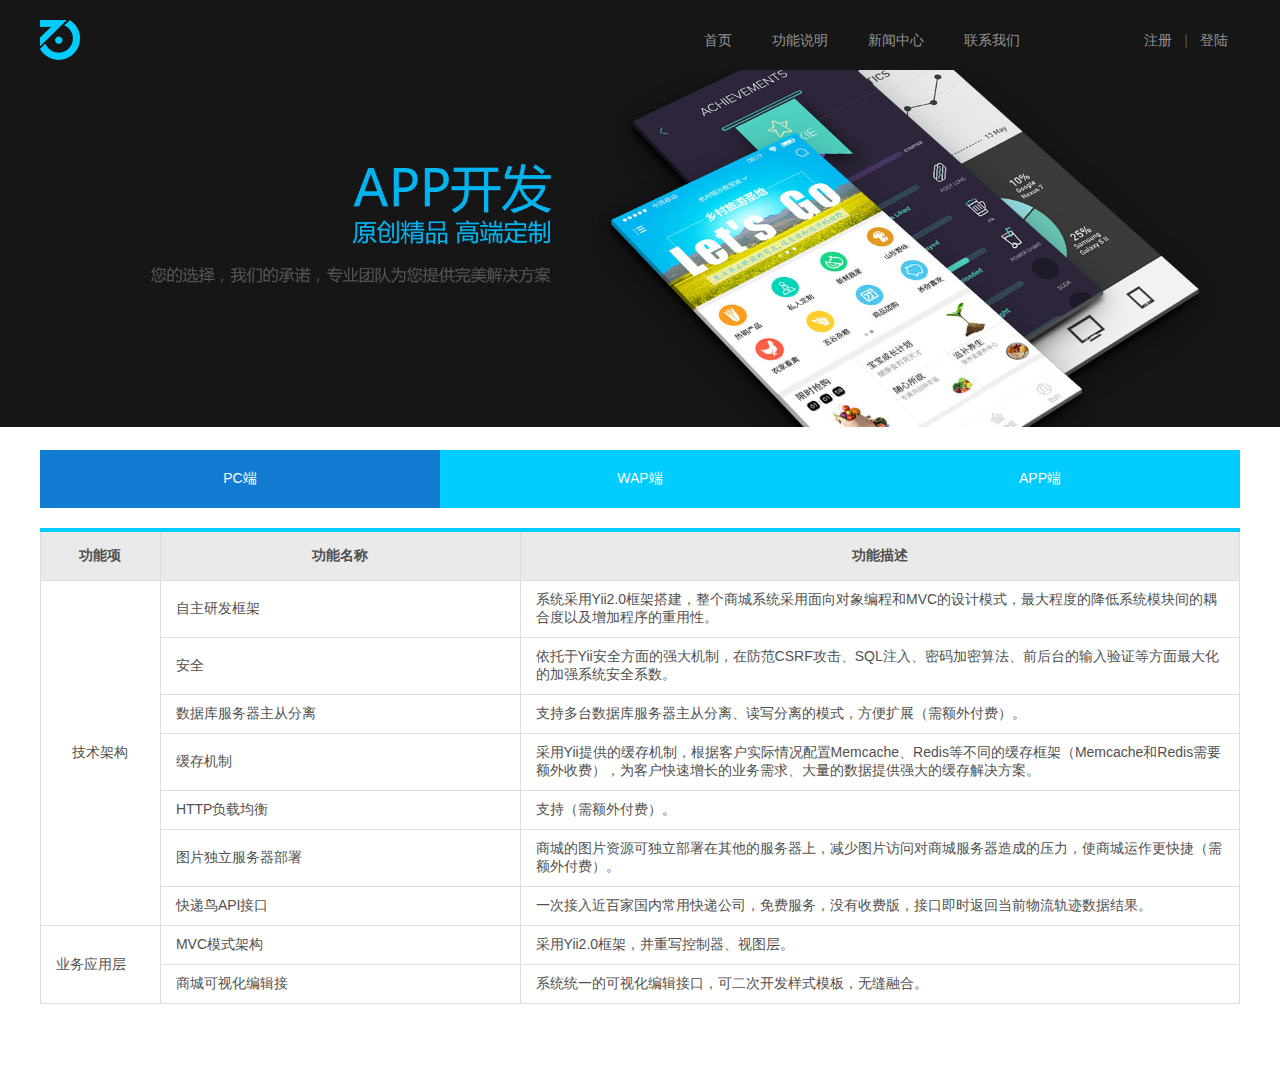
<file: functionTable.html>
<!DOCTYPE html>
<html lang="en">
<head>
	<meta charset="UTF-8">
	<meta name="viewport" content="width=device-width, initial-scale=1, maximum-scale=1, user-scalable=no">
	<meta name="keywords" content="成功案例,商家案例">
	<meta name="description" content="一段文案">
	<title>第七感网络科技</title>
	<link rel="shortcut icon" href="images/ico.ico" type="image/x-icon">
	<link rel="stylesheet" href="iconfont/iconfont.css">
	<link rel="stylesheet" href="css/home.css">
</head>
<body>
	<div class="header fp-auto-height">
		<div class="container clearfix">
			<div class="logo"><a href=""></a></div>
			<ul class="nav">
				<li class="on"><a href="home.html">首页</a></li>
				<li><a href="functionTable.html">功能说明</a></li>
				<li><a href="newsCenter.html">新闻中心</a></li>
				<li><a href="home.html#contact">联系我们</a></li>
			</ul>
			<div class="login">
				<a href="javascript:">注册</a>|<a href="javascript:">登陆</a>
			</div>
            <div class="mun">
                <i class="iconfont">&#xe601;</i>
                <div class="box">
                    <a href="home.html">首页</a>
                    <a href="functionTable.html">功能说明</a>
                    <a href="newsCenter.html">新闻中心</a>
                    <a href="home.html#contact">关于我们</a>
                </div>
            </div>
		</div>
        <div class="border-bottom"></div>
	</div>

	<div class="function">
		<div class="center-banner">
			<img src="images/app_4.jpg">
		</div>
		<div class="container">
			<div class="tab clearfix">
				<a class="on" href="javascript:">PC端</a>
                <a href="javascript:">WAP端</a>
                <a href="javascript:">APP端</a>
			</div>
			<div class="modal">
				<div class="wrap on">
					<table>
						<tbody>
							<tr>
								<th class="td-1" >功能项</th>
								<th class="td-3">功能名称</th>
								<th class="td-6">功能描述</th>
							</tr>
							<tr>  
					            <td class="td-1"  rowspan="7">技术架构</td>  
					            <td>自主研发框架</td>  
					            <td>系统采用Yii2.0框架搭建，整个商城系统采用面向对象编程和MVC的设计模式，最大程度的降低系统模块间的耦合度以及增加程序的重用性。</td>   
					        </tr>  
					        <tr>  
					            <!--<td>2.1</td>-->  
					            <td>安全</td>  
					            <td>依托于Yii安全方面的强大机制，在防范CSRF攻击、SQL注入、密码加密算法、前后台的输入验证等方面最大化的加强系统安全系数。</td>  
					        </tr>  
					        <tr>  
					            <!--<td>3.1</td>-->  
					            <td>数据库服务器主从分离</td>  
					            <td>支持多台数据库服务器主从分离、读写分离的模式，方便扩展（需额外付费）。</td>  
					        </tr>
					        <tr>  
					            <!--<td>2.1</td>-->  
					            <td>缓存机制</td>  
					            <td>采用Yii提供的缓存机制，根据客户实际情况配置Memcache、Redis等不同的缓存框架（Memcache和Redis需要额外收费），为客户快速增长的业务需求、大量的数据提供强大的缓存解决方案。</td>  
					        </tr>  
					        <tr>  
					            <!--<td>3.1</td>-->  
					            <td>HTTP负载均衡</td>  
					            <td>支持（需额外付费）。</td>  
					        </tr>
					        <tr>  
					            <!--<td>2.1</td>-->  
					            <td>图片独立服务器部署</td>  
					            <td>商城的图片资源可独立部署在其他的服务器上，减少图片访问对商城服务器造成的压力，使商城运作更快捷（需额外付费）。</td>  
					        </tr>  
					        <tr>  
					            <!--<td>3.1</td>-->  
					            <td>快递鸟API接口</td>  
					            <td>一次接入近百家国内常用快递公司，免费服务，没有收费版，接口即时返回当前物流轨迹数据结果。</td>  
					        </tr>
					        <tr>  
					            <td rowspan="2">业务应用层</td>  
					            <td>MVC模式架构</td>  
					            <td>采用Yii2.0框架，并重写控制器、视图层。</td>  
					        </tr>
					        <tr>  
					            <!--<td>3.1</td>-->  
					            <td>商城可视化编辑接</td>  
					            <td>系统统一的可视化编辑接口，可二次开发样式模板，无缝融合。</td>  
					        </tr>
						</tbody>
					</table>
				</div>
				<div class="wrap">
					<table>
						<tbody>
							<tr>
								<th class="td-1" >功能项</th>
								<th class="td-3">功能名称</th>
								<th class="td-6">功能描述</th>
							</tr>
							<tr>  
					            <td class="td-1"  rowspan="7">技术架构</td>  
					            <td>自主研发框架</td>  
					            <td>系统采用Yii2.0框架搭建，整个商城系统采用面向对象编程和MVC的设计模式，最大程度的降低系统模块间的耦合度以及增加程序的重用性。</td>   
					        </tr>  
					        <tr>  
					            <!--<td>2.1</td>-->  
					            <td>安全</td>  
					            <td>依托于Yii安全方面的强大机制，在防范CSRF攻击、SQL注入、密码加密算法、前后台的输入验证等方面最大化的加强系统安全系数。</td>  
					        </tr>  
					        <tr>  
					            <!--<td>3.1</td>-->  
					            <td>数据库服务器主从分离</td>  
					            <td>支持多台数据库服务器主从分离、读写分离的模式，方便扩展（需额外付费）。</td>  
					        </tr>
					        <tr>  
					            <!--<td>2.1</td>-->  
					            <td>缓存机制</td>  
					            <td>采用Yii提供的缓存机制，根据客户实际情况配置Memcache、Redis等不同的缓存框架（Memcache和Redis需要额外收费），为客户快速增长的业务需求、大量的数据提供强大的缓存解决方案。</td>  
					        </tr>  
					        <tr>  
					            <!--<td>3.1</td>-->  
					            <td>HTTP负载均衡</td>  
					            <td>支持（需额外付费）。</td>  
					        </tr>
					        <tr>  
					            <!--<td>2.1</td>-->  
					            <td>图片独立服务器部署</td>  
					            <td>商城的图片资源可独立部署在其他的服务器上，减少图片访问对商城服务器造成的压力，使商城运作更快捷（需额外付费）。</td>  
					        </tr>  
					        <tr>  
					            <!--<td>3.1</td>-->  
					            <td>快递鸟API接口</td>  
					            <td>一次接入近百家国内常用快递公司，免费服务，没有收费版，接口即时返回当前物流轨迹数据结果。</td>  
					        </tr>
					        <tr>  
					            <td rowspan="2">业务应用层</td>  
					            <td>MVC模式架构</td>  
					            <td>采用Yii2.0框架，并重写控制器、视图层。</td>  
					        </tr>
					        <tr>  
					            <!--<td>3.1</td>-->  
					            <td>商城可视化编辑接</td>  
					            <td>系统统一的可视化编辑接口，可二次开发样式模板，无缝融合。</td>  
					        </tr>
						</tbody>
					</table>
				</div>
				<div class="wrap">
					<table>
						<tbody>
							<tr>
								<th class="td-1" >功能项</th>
								<th class="td-3">功能名称</th>
								<th class="td-6">功能描述</th>
							</tr>
							<tr>  
					            <td class="td-1"  rowspan="7">技术架构</td>  
					            <td>自主研发框架</td>  
					            <td>系统采用Yii2.0框架搭建，整个商城系统采用面向对象编程和MVC的设计模式，最大程度的降低系统模块间的耦合度以及增加程序的重用性。</td>   
					        </tr>  
					        <tr>  
					            <!--<td>2.1</td>-->  
					            <td>安全</td>  
					            <td>依托于Yii安全方面的强大机制，在防范CSRF攻击、SQL注入、密码加密算法、前后台的输入验证等方面最大化的加强系统安全系数。</td>  
					        </tr>  
					        <tr>  
					            <!--<td>3.1</td>-->  
					            <td>数据库服务器主从分离</td>  
					            <td>支持多台数据库服务器主从分离、读写分离的模式，方便扩展（需额外付费）。</td>  
					        </tr>
					        <tr>  
					            <!--<td>2.1</td>-->  
					            <td>缓存机制</td>  
					            <td>采用Yii提供的缓存机制，根据客户实际情况配置Memcache、Redis等不同的缓存框架（Memcache和Redis需要额外收费），为客户快速增长的业务需求、大量的数据提供强大的缓存解决方案。</td>  
					        </tr>  
					        <tr>  
					            <!--<td>3.1</td>-->  
					            <td>HTTP负载均衡</td>  
					            <td>支持（需额外付费）。</td>  
					        </tr>
					        <tr>  
					            <!--<td>2.1</td>-->  
					            <td>图片独立服务器部署</td>  
					            <td>商城的图片资源可独立部署在其他的服务器上，减少图片访问对商城服务器造成的压力，使商城运作更快捷（需额外付费）。</td>  
					        </tr>  
					        <tr>  
					            <!--<td>3.1</td>-->  
					            <td>快递鸟API接口</td>  
					            <td>一次接入近百家国内常用快递公司，免费服务，没有收费版，接口即时返回当前物流轨迹数据结果。</td>  
					        </tr>
					        <tr>  
					            <td rowspan="2">业务应用层</td>  
					            <td>MVC模式架构</td>  
					            <td>采用Yii2.0框架，并重写控制器、视图层。</td>  
					        </tr>
					        <tr>  
					            <!--<td>3.1</td>-->  
					            <td>商城可视化编辑接</td>  
					            <td>系统统一的可视化编辑接口，可二次开发样式模板，无缝融合。</td>  
					        </tr>
						</tbody>
					</table>
				</div>
			</div>
		</div>
	</div>

<script src="js/jquery-1.8.3.min.js"></script>
<script src="js/tab.js"></script>


</body>
</html>
</file>
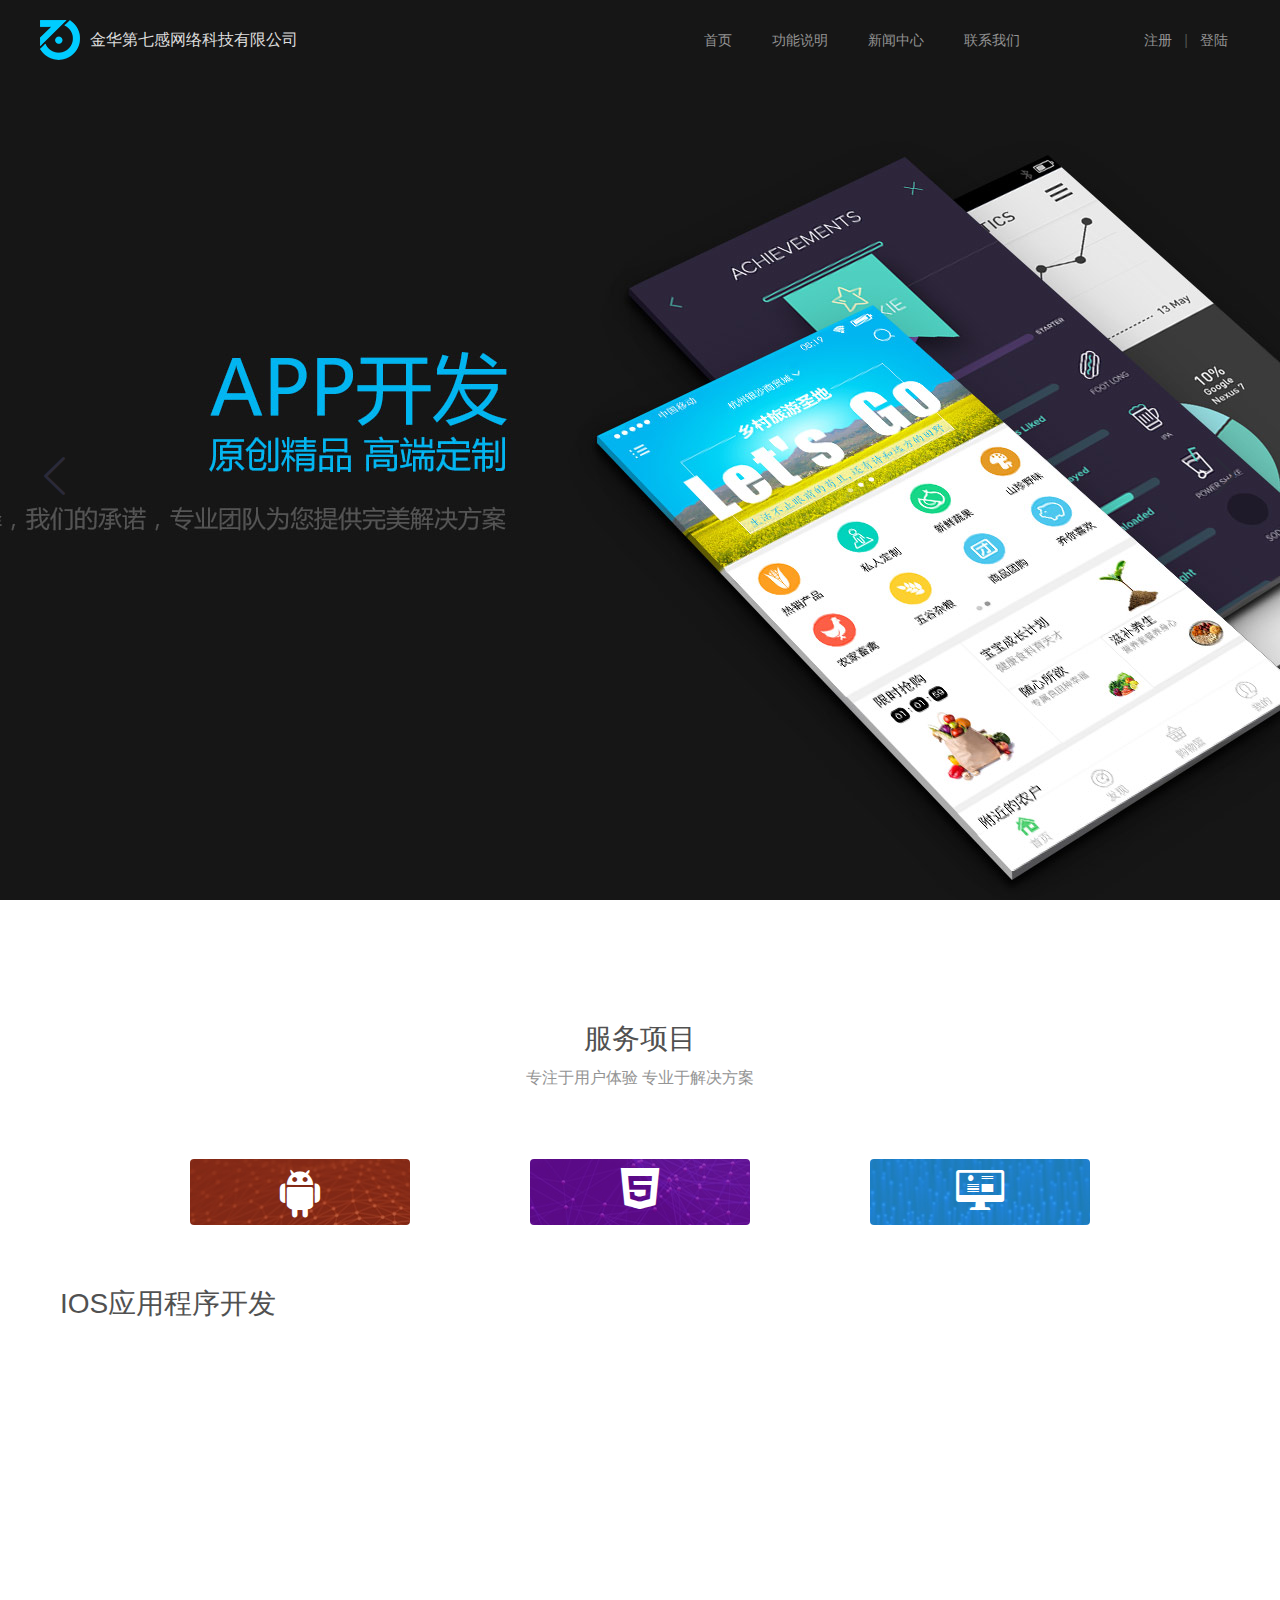
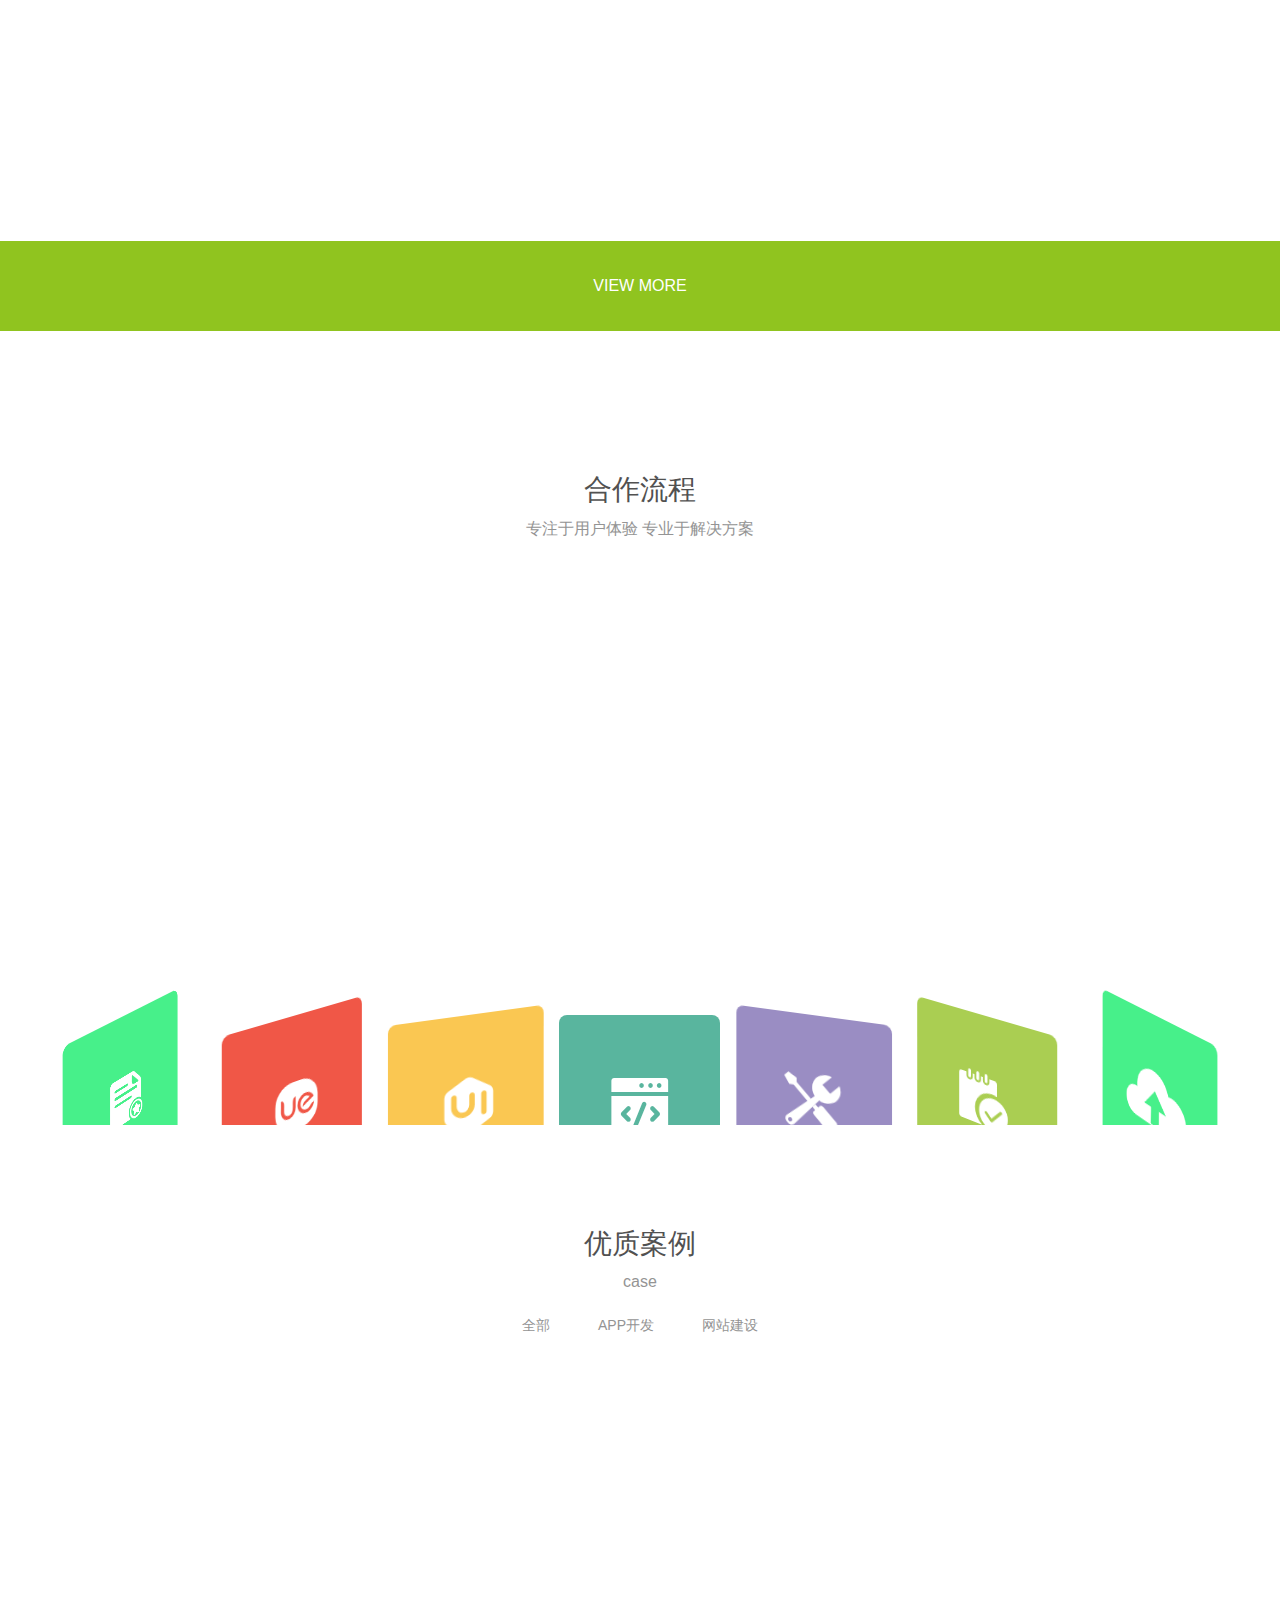
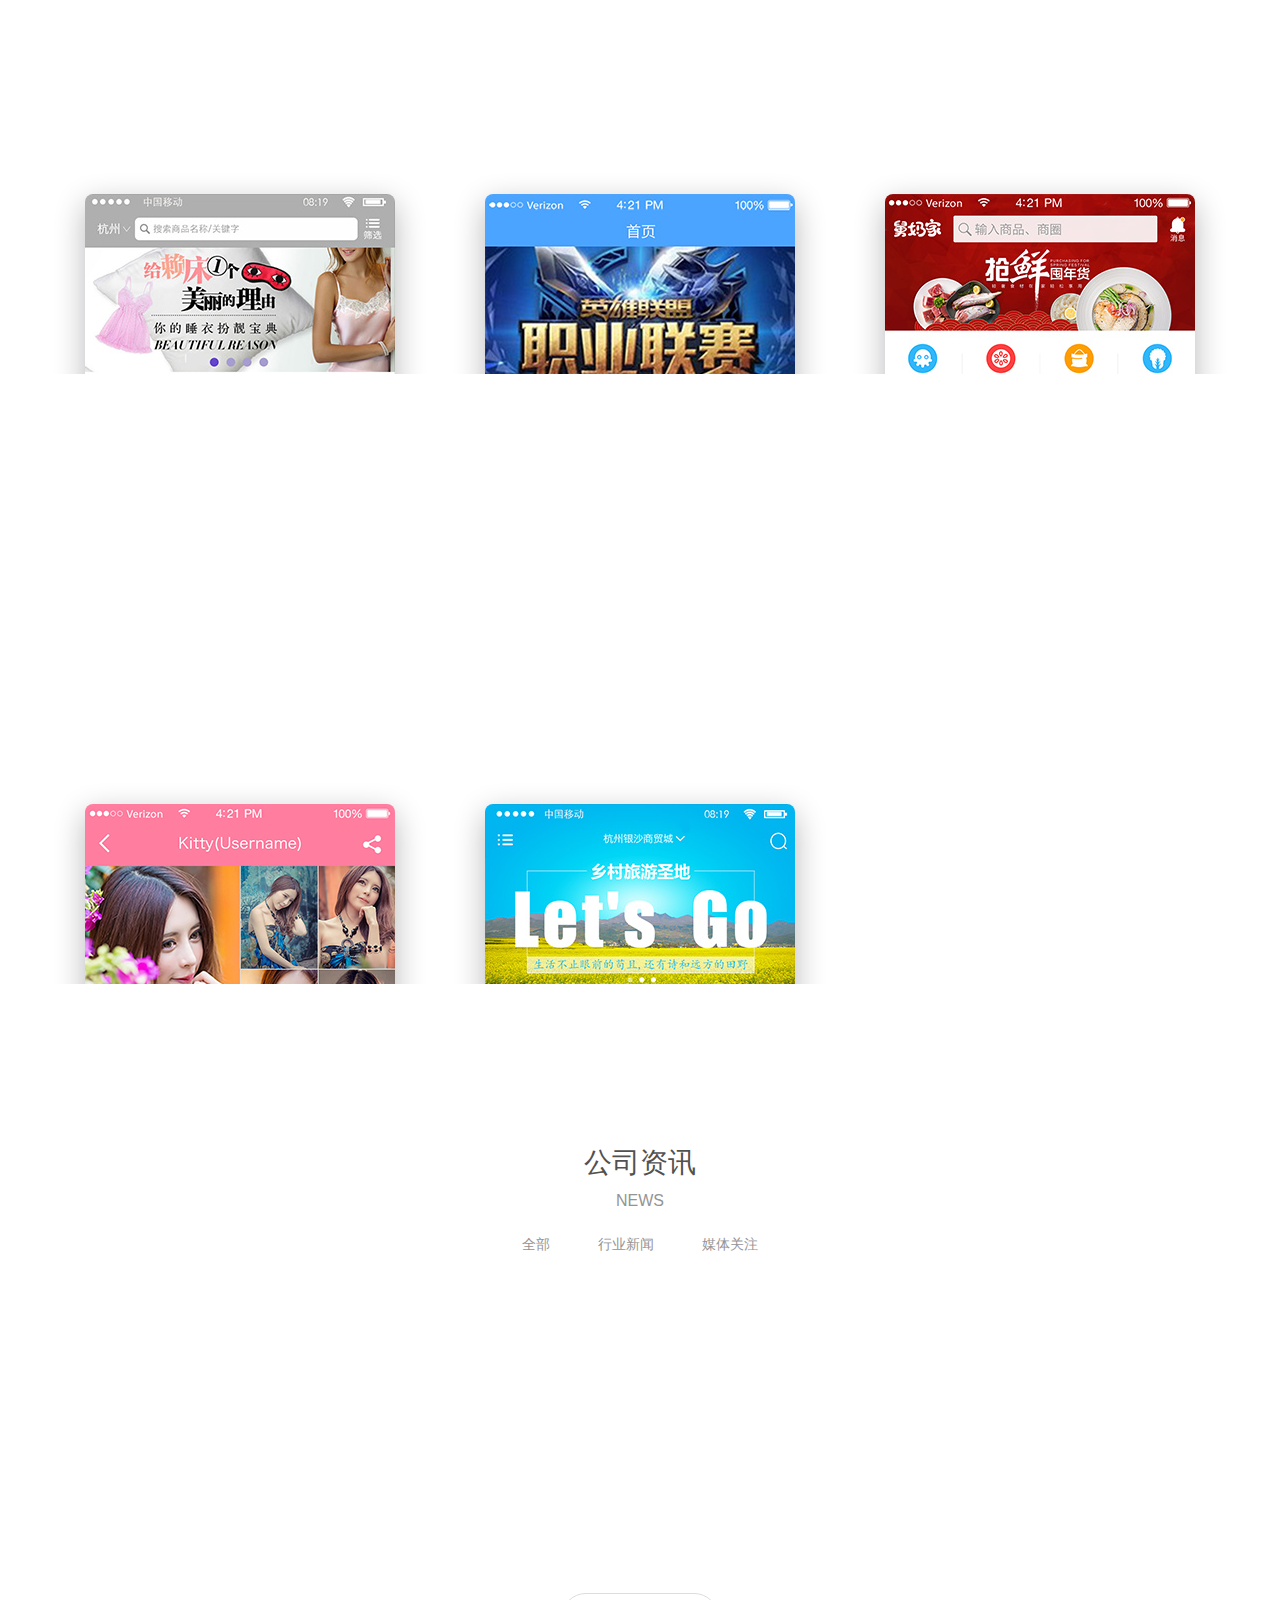
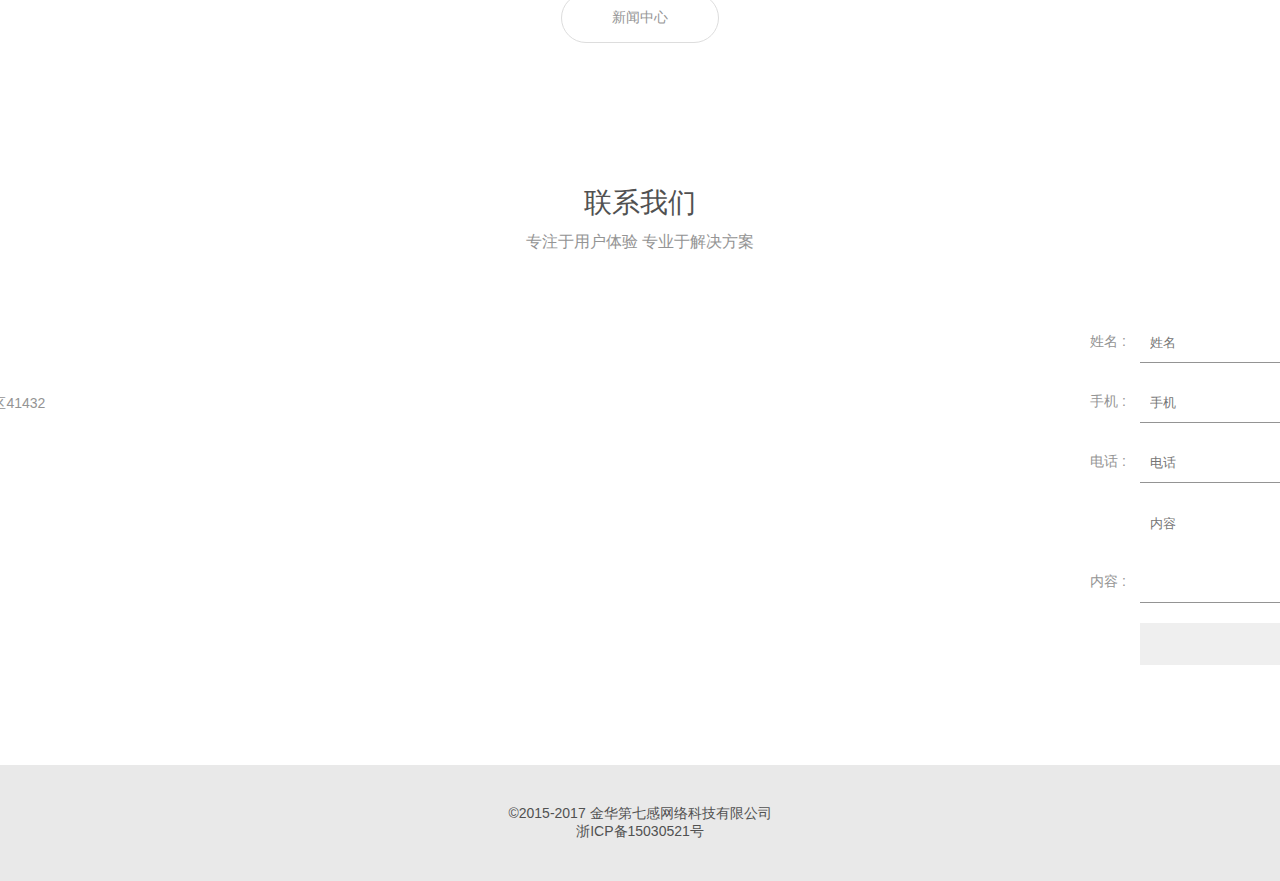
<file: home.html>
<!DOCTYPE html>
<html lang="en">
<head>
	<meta charset="UTF-8">
    <meta name="renderer" content="webkit">
    <meta http-equiv="X-UA-Compatible" content="IE=edge">
    <meta name="viewport" content="width=device-width, initial-scale=1, maximum-scale=1, user-scalable=no">
	<meta name="keywords" content="成功案例,商家案例">
	<meta name="description" content="一段文案">
	<title>金华第七感网络科技有限公司</title>
	<link rel="shortcut icon" href="images/ico.ico" type="image/x-icon">
	<link rel="stylesheet" href="iconfont/iconfont.css">
	<link rel="stylesheet" href="css/home.css">
</head>
<body>
	<div class="header fp-auto-height">
		<div class="container clearfix">
			<div class="logo">
                <a href="">
                    <p>金华第七感网络科技有限公司</p>         
                </a>
            </div>
			<ul class="nav">
				<li class="on"><a href="javascript:">首页</a></li>
				<li><a href="functionTable.html">功能说明</a></li>
				<li><a href="newsCenter.html">新闻中心</a></li>
				<li><a href="javascript:">联系我们</a></li>
			</ul>
			<div class="login">
				<a href="javascript:">注册</a>|<a href="javascript:">登陆</a>
			</div>
            <div class="mun">
                <i class="iconfont">&#xe601;</i>
                <div class="box">
                    <a href="home.html">首页</a>
                    <a href="functionTable.html">功能说明</a>
                    <a href="newsCenter.html">新闻中心</a>
                    <a href="javascript:">关于我们</a>
                </div>
            </div>
		</div>
        <div class="border-bottom"></div>
	</div>
    
    <!-- 首屏轮播 begin -->
    <div class="section banner">
        <div class="container-fluid">
            <div class="wrap-banner">
                <ul class="clearfix">
                    <li class="item item1">
                        <div class="container">
                            <img src="images/web_3.jpg">
                        </div>
                    </li>
                    <li class="item item2">
                        <div class="container">
                            <img src="images/app_3.jpg">
                        </div>
                    </li>
                    <li class="item item1">
                        <div class="container">
                            <img src="images/web_3.jpg">
                        </div>
                    </li>
                    <li class="item item2">
                        <div class="container">
                            <img src="images/app_3.jpg">
                        </div>
                    </li>
                </ul>
                <span class="next"><i class="iconfont">&#xe68a;</i></span>
                <span class="pre"><i class="iconfont">&#xe68b;</i></span>
            </div>
        </div>
    </div>
    <!-- 首屏轮播 end -->
    
    <!-- 服务项目 begin -->
    <div class="section service">
        <div class="container">
            <div class="title">
                <h1>服务项目</h1>
                <p>专注于用户体验 专业于解决方案</p>
            </div>
            <div class="wrap clearfix tab">
                <div class="item">
                    <div class="box-item">
                        <div class="icon icon1">
                            <i class="iconfont">&#xe61f;</i>
                        </div>
                        <!-- <h3>IOS应用程序开发</h3>
                        <p>这里拥有最无敌的创意、最精美的视觉、最具国际化的意识和前瞻性思维！也许在不知不觉中...</p>
                        <div class="box-more">
                            <i class="iconmore iconfont">&#xe78a;</i>
                        </div> -->
                    </div>
                </div>
                <div class="item">
                    <div class="box-item">
                        <div class="icon icon2">
                            <i class="iconfont">&#xe659;</i>
                        </div>
                        <!-- <h3>Android应用程序开发</h3>
                        <p>这里拥有最无敌的创意、最精美的视觉、最具国际化的意识和前瞻性思维！也许在不知不觉中...</p>
                        <div class="box-more">
                            <i class="iconmore iconfont">&#xe78a;</i>
                        </div> -->
                    </div>
                </div>
                <div class="item">
                    <div class="box-item">
                        <div class="icon icon3">
                            <i class="iconfont">&#xe621;</i>
                        </div>
                      <!--   <h3>H5技术</h3>
                      <p>这里拥有最无敌的创意、最精美的视觉、最具国际化的意识和前瞻性思维！也许在不知不觉中...</p>
                      <div class="box-more">
                          <i class="iconmore iconfont">&#xe78a;</i>
                      </div> -->
                    </div>
                </div>
                <div class="item">
                    <div class="box-item">
                        <div class="icon icon4">
                            <i class="iconfont">&#xe643;</i>
                        </div>
                       <!--  <h3>网站开发</h3>
                       <p>这里拥有最无敌的创意、最精美的视觉、最具国际化的意识和前瞻性思维！也许在不知不觉中...</p>
                       <div class="box-more">
                           <i class="iconmore iconfont">&#xe78a;</i>
                       </div> -->
                    </div>
                </div>
                <div class="item">
                    <div class="box-item">
                        <div class="icon icon5">
                            <i class="iconfont">&#xe603;</i>
                        </div>
                       <!--  <h3>网站开发</h3>
                       <p>这里拥有最无敌的创意、最精美的视觉、最具国际化的意识和前瞻性思维！也许在不知不觉中...</p>
                       <div class="box-more">
                           <i class="iconmore iconfont">&#xe78a;</i>
                       </div> -->
                    </div>
                </div>
            </div>
            <div class="modal">
                <div class="item move">
                    <div class="box-item clearfix">
                        <div class="title">
                            <h1>IOS应用程序开发</h1>
                            <p>UI设计： 第七感网络拥有多名优秀的美工设计师，在视觉设计方面，我们也许是最肯下工夫的团队，在策划阶段，设计人员即参与规划，甄选国外优秀精品网站作为参考对象，设计阶段，亦能媲美并超越国外精品网站水平。</p>
                            <p>功能开发: 第七感网络相信，个性化、多样化的网站功能才是帮助客户实现商业目的的有力渠道，而方舟智联具有丰富编程开发经验的开发人员，保障了您独特的业务需求均能满足。</p>
                            <p>推广运营: 第七感网络并非单纯的建站公司，我们的口号是"服务至上"，因此，后期服务也是我们的优势之一。我们为客户提供包括网站基础维护服务、SEO营销推广服务以及整站综合运营服务，确保您的网站在建站后具有生命力与竞争力。</p>
                            <p>品质监控: 测试：分别就系统版本，分辨率，硬件匹配进行全方位测试。</p>
                            <p>推广：快速发布于AppStore，通过率高。</p>
                            <p>服务：终身免费Bug修复服务，确保软件终身正常运行。</p>
                        </div>
                        <div class="img">
                            <img src="images/app_2.jpg">
                        </div>
                    </div>
                </div>
                <div class="item">
                    <div class="box-item clearfix">
                        <div class="title">
                            <h1>安卓开发</h1>
                            <p>Android软件开发,Android手机/Android平板软件外包服务 主要业务包括：Android软件开发，Android手机/Android Pad软件开发，Android软件设计等。</p>
                            <p>国内一流iOS研发团队，擅长各种iPhone/iPad软件设计与研发，涉足于新闻，阅读，产品展示，信息发布，导航，医疗，移动办公等领域的软件研发，经验丰富。UI、研发、服务上保持国内一流标准，确保产品的商业价值。</p>
                            <p>UI设计：符合Google官方UI设计建议，新颖时尚，美观大方。</p>
                            <p>研发：采用原生程序，符合Android软件研发规范和流程，程序经多种优化，内存控制良好，运行流畅。</p>
                            <p>测试：分别就系统版本，分辨率，硬件匹配进行全方位测试。</p>
                        </div>
                        <div class="img">
                            <img src="images/app_2.jpg">
                        </div>
                    </div>
                </div>
                <div class="item">
                    <div class="box-item clearfix">
                        <div class="title">
                            <h1>HTML5开发</h1>
                            <p>HTML5强化了WEB网页的表现性能，不仅支持跨设备、跨平台应用，而且HTML5独具自适应网页设计的特点.更有效的连接工作效率，更有效的服务器推送技术，更短的启动时间，更快的联网速度以及本地存储功能。</p>
                            <p>提供更多风格和更强效果，支持Web中开放字体也提供了更高的灵活性和控制性。对于边框、背景、文字特效、颜色、动画属性、用户界面、选择器等样式，css3增加了更多的标签定义。</p>
                        </div>
                        <div class="img">
                            <img src="images/web_2.jpg">
                        </div>
                    </div>
                </div>
                <div class="item">
                    <div class="box-item clearfix">
                        <div class="title">
                            <h1>网站开发</h1>
                            <p>UI设计： 第七感网络拥有多名优秀的美工设计师，在视觉设计方面，我们也许是最肯下工夫的团队，在策划阶段，设计人员即参与规划，甄选国外优秀精品网站作为参考对象，设计阶段，亦能媲美并超越国外精品网站水平。</p>
                            <p>功能开发: 第七感网络相信，个性化、多样化的网站功能才是帮助客户实现商业目的的有力渠道，而方舟智联具有丰富编程开发经验的开发人员，保障了您独特的业务需求均能满足。</p>
                            <p>推广运营: 第七感网络并非单纯的建站公司，我们的口号是"服务至上"，因此，后期服务也是我们的优势之一。我们为客户提供包括网站基础维护服务、SEO营销推广服务以及整站综合运营服务，确保您的网站在建站后具有生命力与竞争力。</p>
                            <p>品质监控: 测试：分别就系统版本，分辨率，硬件匹配进行全方位测试。</p>
                            <p>推广：快速发布于AppStore，通过率高。</p>
                            <p>服务：终身免费Bug修复服务，确保软件终身正常运行。</p>
                        </div>
                        <div class="img">
                            <img src="images/web_2.jpg">
                        </div>
                    </div>
                </div>
                <div class="item">
                    <div class="box-item clearfix">
                        <div class="title">
                            <h1>微信开发</h1>
                            <p>为商家和实体店提供微信O2O一站式解决方案</p>
                            <p>帮助企业诊断、策划方案和O2O系统的建设，以及后期的运营规划。</p>
                            <p>通过微信和实体店的数据交互，让O2O真正落地。优化商家管理流程，并提升顾客购物体验；拓展网上销售渠道，让虚店+实店完美对接，实现O2O闭环。</p>
                        </div>
                        <div class="img">
                            <img src="images/web_2.jpg">
                        </div>
                    </div>
                </div>
            </div>
        </div>
        <div class="more">
            <a href="">VIEW MORE</a>
        </div>
    </div>
    <!-- 服务项目 end -->
    
    <!-- 合作流程 begin -->
    <div class="section procedure">
        <div class="container">
            <div class="title">
                <h1>合作流程</h1>
                <p>专注于用户体验 专业于解决方案</p>
            </div>
            <div class="wrap clearfix">
                <div class="item item1">
                    <div class="box-item">
                        <!-- <p class="step"><span>1</span></p> -->
                        <i class="iconfont">&#xe630;</i>
                        <p>签订合同</p>
                        <span class="liner"></span>
                        <p class="right">
                            <i class="iconfont">&#xe68b;</i>
                            <i class="iconfont">&#xe68b;</i>
                            <i class="iconfont">&#xe68b;</i>
                            <i class="iconfont">&#xe68b;</i>
                            <i class="iconfont">&#xe68b;</i>
                            <i class="iconfont">&#xe68b;</i>
                            <i class="iconfont">&#xe68b;</i>
                            <i class="iconfont">&#xe68b;</i>
                            <i class="iconfont">&#xe68b;</i>
                            <i class="iconfont">&#xe68b;</i>
                        </p>
                    </div>
                </div>
                <div class="item item2">
                    <div class="box-item">
                        <i class="iconfont">&#xe60a;</i>
                        <p>产品原型</p>
                        <span class="liner"></span>
                        <p class="right">
                            <i class="iconfont">&#xe68b;</i>
                            <i class="iconfont">&#xe68b;</i>
                            <i class="iconfont">&#xe68b;</i>
                            <i class="iconfont">&#xe68b;</i>
                            <i class="iconfont">&#xe68b;</i>
                            <i class="iconfont">&#xe68b;</i>
                            <i class="iconfont">&#xe68b;</i>
                            <i class="iconfont">&#xe68b;</i>
                            <i class="iconfont">&#xe68b;</i>
                            <i class="iconfont">&#xe68b;</i>
                        </p>
                    </div>
                </div>
                <div class="item item3">
                    <div class="box-item">
                        <i class="iconfont">&#xe7ba;</i>
                        <p>视觉设计</p>
                        <span class="liner"></span>
                        <p class="right">
                            <i class="iconfont">&#xe68b;</i>
                            <i class="iconfont">&#xe68b;</i>
                            <i class="iconfont">&#xe68b;</i>
                            <i class="iconfont">&#xe68b;</i>
                            <i class="iconfont">&#xe68b;</i>
                            <i class="iconfont">&#xe68b;</i>
                            <i class="iconfont">&#xe68b;</i>
                            <i class="iconfont">&#xe68b;</i>
                            <i class="iconfont">&#xe68b;</i>
                            <i class="iconfont">&#xe68b;</i>
                        </p>
                    </div>
                </div>
                <div class="item item4">
                    <div class="box-item">
                        <i class="iconfont">&#xe66d;</i>
                        <p>研发</p>
                        <span class="liner"></span>
                        <p class="right">
                            <i class="iconfont">&#xe68b;</i>
                            <i class="iconfont">&#xe68b;</i>
                            <i class="iconfont">&#xe68b;</i>
                            <i class="iconfont">&#xe68b;</i>
                            <i class="iconfont">&#xe68b;</i>
                            <i class="iconfont">&#xe68b;</i>
                            <i class="iconfont">&#xe68b;</i>
                            <i class="iconfont">&#xe68b;</i>
                            <i class="iconfont">&#xe68b;</i>
                            <i class="iconfont">&#xe68b;</i>
                        </p>
                    </div>
                </div>
                <div class="item item5">
                    <div class="box-item">
                        <i class="iconfont">&#xe604;</i>
                        <p>测试</p>
                        <span class="liner"></span>
                        <p class="right">
                            <i class="iconfont">&#xe68b;</i>
                            <i class="iconfont">&#xe68b;</i>
                            <i class="iconfont">&#xe68b;</i>
                            <i class="iconfont">&#xe68b;</i>
                            <i class="iconfont">&#xe68b;</i>
                            <i class="iconfont">&#xe68b;</i>
                            <i class="iconfont">&#xe68b;</i>
                            <i class="iconfont">&#xe68b;</i>
                            <i class="iconfont">&#xe68b;</i>
                            <i class="iconfont">&#xe68b;</i>
                        </p>
                    </div>
                </div>
                <div class="item item6">
                    <div class="box-item">
                        <i class="iconfont">&#xe624;</i>
                        <p>验收</p>
                        <span class="liner"></span>
                        <p class="right">
                            <i class="iconfont">&#xe68b;</i>
                            <i class="iconfont">&#xe68b;</i>
                            <i class="iconfont">&#xe68b;</i>
                            <i class="iconfont">&#xe68b;</i>
                            <i class="iconfont">&#xe68b;</i>
                            <i class="iconfont">&#xe68b;</i>
                            <i class="iconfont">&#xe68b;</i>
                            <i class="iconfont">&#xe68b;</i>
                            <i class="iconfont">&#xe68b;</i>
                            <i class="iconfont">&#xe68b;</i>
                        </p>
                    </div>
                </div>
                <div class="item item7">
                    <div class="box-item">
                        <i class="iconfont">&#xe792;</i>
                        <p>上线</p>
                        <span class="liner"></span>
                        <p class="right">
                            <i class="iconfont">&#xe68b;</i>
                            <i class="iconfont">&#xe68b;</i>
                            <i class="iconfont">&#xe68b;</i>
                            <i class="iconfont">&#xe68b;</i>
                            <i class="iconfont">&#xe68b;</i>
                            <i class="iconfont">&#xe68b;</i>
                            <i class="iconfont">&#xe68b;</i>
                            <i class="iconfont">&#xe68b;</i>
                            <i class="iconfont">&#xe68b;</i>
                            <i class="iconfont">&#xe68b;</i>
                        </p>
                    </div>
                </div>
            </div>
        </div>
        <div class="btn">
            <a href="">VIEW MORE</a>
        </div>
    </div>
    <!-- 合作流程 end -->
    
    <!-- 案例 begin -->
    <div class="section case">
        <div class="container">
            <div class="title">
                <h1>优质案例</h1>
                <p>case</p>
            </div>
            <div class="tab clearfix">
                <a href="javascript:void(0);">全部</a>
                <a href="javascript:void(0);">APP开发</a>
                <a href="javascript:void(0);">网站建设</a>
            </div>
            <div class="modal clearfix">
                <div class="wrap on">
                    <div class="item item1">
                        <div class="box-item">
                            <div class="icon icon1">
                                <img src="images/case/cz.jpg">
                            </div>
                        </div>
                    </div>
                    <div class="item item2">
                        <div class="box-item">
                            <div class="icon icon2">
                                <img src="images/case/case_1.jpg">
                            </div>
                        </div>
                    </div>
                    <div class="item item3">
                        <div class="box-item">
                            <div class="icon icon6">
                                <img src="images/case/case_2.jpg">
                            </div>
                        </div>
                    </div>
                    <div class="item item4">
                        <div class="box-item">
                            <div class="icon icon7">
                                <img src="images/case/310.jpg">
                            </div>
                        </div>
                    </div>
                    <div class="item item5">
                        <div class="box-item">
                            <div class="icon icon1">
                                <img src="images/case/case_4.jpg">
                            </div>
                        </div>
                    </div>
                </div>
                <div class="wrap">
                    <div class="item item1">
                        <div class="box-item">
                            <div class="icon icon1">
                                <img src="images/case/cz.jpg">
                            </div>
                        </div>
                    </div>
                    <div class="item item2">
                        <div class="box-item">
                            <div class="icon icon2">
                                <img src="images/case/case_1.jpg">
                            </div>
                        </div>
                    </div>
                    <div class="item item3">
                        <div class="box-item">
                            <div class="icon icon6">
                                <img src="images/case/case_2.jpg">
                            </div>
                        </div>
                    </div>
                    <div class="item item4">
                        <div class="box-item">
                            <div class="icon icon7">
                                <img src="images/case/case_3.jpg">
                            </div>
                        </div>
                    </div>
                    <div class="item item5">
                        <div class="box-item">
                            <div class="icon icon1">
                                <img src="images/case/case_4.jpg">
                            </div>
                        </div>
                    </div>
                </div>
                <div class="wrap">
                    <div class="item item3">
                        <div class="box-item pc">
                            <div class="icon icon6">
                                <img src="images/case/360.jpg">
                            </div>
                        </div>
                    </div>
                    <div class="item item4">
                        <div class="box-item pc">
                            <div class="icon icon7">
                                <img src="images/case/pc_2.jpg">
                            </div>
                        </div>
                    </div>
                    <div class="item item5">
                        <div class="box-item pc">
                            <div class="icon icon1">
                                <img src="images/case/pc_3.jpg">
                            </div>
                        </div>
                    </div>
                </div>
            </div>
        </div>
    </div>
    <!-- 案例 end -->

    <!-- 公司资讯 begin -->
    <div class="section news">
        <div class="container">
            <div class="title">
                <h1>公司资讯</h1>
                <p>NEWS</p>
            </div>
            <div class="tab clearfix">
                <a href="javascript:void(0);">全部</a>
                <a href="javascript:void(0);">行业新闻</a>
                <a href="javascript:void(0);">媒体关注</a>
            </div>
            <div class="box-modal">
                <div class="modal clearfix">
                    <div class="wrap clearfix on">
                        <div class="item">
                            <div class="box-item">
                                <h3><a href="newsDetails.html">Google 开源“Guetzli”JPEG 图像编码器：提升压缩比、网页加载更顺滑</a></h3>
                                <span class="liner"></span>
                                <div class="description">
                                    <p>联网搜索巨头 Google 为开源事业做出了大量贡献，而今天，它又为我们带来了名叫“Guetzli”的有一个开源项目。</p>
                                </div>
                                <p class="date">2017-03-17</p>
                                <a href="newsDetails.html" class="more">
                                    <span>MORE</span>
                                    <i class="iconfont">&#xe68b;</i>
                                </a>
                            </div>
                        </div>
                        <div class="item">
                            <div class="box-item">
                                <h3><a href="newsDetails.html">Vivaldi 浏览器 1.7.735.48 正式版发布</a></h3>
                                <span class="liner"></span>
                                <div class="description">
                                    <p>Vivaldi浏览器的Ruarí Ødegaard今天宣布了Vivaldi 1.7网页浏览器的正式版，版本号为1.7.735.48，该版本基于Chromium 56，优化了多个语言翻译，修复了此前版本出现的一系列regressions，并改善全新的历史面板。</p>
                                </div>
                                <p class="date">2017-03-15</p>
                                <a href="newsDetails.html" class="more">
                                    <span>MORE</span>
                                    <i class="iconfont">&#xe68b;</i>
                                </a>
                            </div>
                        </div>
                        <div class="item">
                            <div class="box-item">
                                <h3><a href="newsDetails.html">Prisma推出网页端自定义滤镜创建工具</a></h3>
                                <span class="liner"></span>
                                <div class="description">
                                    <p>图片处理应用Prisma能够通过深度学习和人工智能把你手机中那些普通的照片模仿出著名艺术家画作的风格，此后用户将终于能够用上自定义的艺术风格滤镜。今日，该公司推出了一款支持自定义滤镜创建的网页应用，能够让用户上传图片并创建自定义的Prisma滤镜，目前仅面向最活跃的受邀用户测试。</p>
                                </div>
                                <p class="date">2017-03-17</p>
                                <a href="newsDetails.html" class="more">
                                    <span>MORE</span>
                                    <i class="iconfont">&#xe68b;</i>
                                </a>
                            </div>
                        </div>
                        <div class="item">
                            <div class="box-item">
                                <h3><a href="newsDetails.html">谷歌或将在4月3日正式推送Android 7.1.2 Nougat</a></h3>
                                <span class="liner"></span>
                                <div class="description">
                                    <p>据Android Central报道，谷歌或将在4月3日向支持的Nexus和Pixel设备推送Android 7.1.2 Nougat版本。消息源称，据悉加拿大通信运营商Rogers 计划于该日向Pixel设备用户推送VoLTE高清通话功能，该公司已经在Android 7.1.2 Beta版中测试了VoLTE功能。这与此前谷歌推出正式版Android 7.1.2 Nougat的时间表吻合。</p>
                                </div>
                                <p class="date">2017-03-14</p>
                                <a href="newsDetails.html" class="more">
                                    <span>MORE</span>
                                    <i class="iconfont">&#xe68b;</i>
                                </a>
                            </div>
                        </div>
                    </div>
                    <div class="wrap clearfix">
                        <div class="item">
                            <div class="box-item">
                                <h3><a href="newsDetails.html">Google 开源“Guetzli”JPEG 图像编码器：提升压缩比、网页加载更顺滑</a></h3>
                                <span class="liner"></span>
                                <div class="description">
                                    <p>联网搜索巨头 Google 为开源事业做出了大量贡献，而今天，它又为我们带来了名叫“Guetzli”的有一个开源项目。</p>
                                </div>
                                <p class="date">2017-03-17</p>
                                <a href="newsDetails.html" class="more">
                                    <span>MORE</span>
                                    <i class="iconfont">&#xe68b;</i>
                                </a>
                            </div>
                        </div>
                        <div class="item">
                            <div class="box-item">
                                <h3><a href="newsDetails.html">Vivaldi 浏览器 1.7.735.48 正式版发布</a></h3>
                                <span class="liner"></span>
                                <div class="description">
                                    <p>Vivaldi浏览器的Ruarí Ødegaard今天宣布了Vivaldi 1.7网页浏览器的正式版，版本号为1.7.735.48，该版本基于Chromium 56，优化了多个语言翻译，修复了此前版本出现的一系列regressions，并改善全新的历史面板。</p>
                                </div>
                                <p class="date">2017-03-15</p>
                                <a href="newsDetails.html" class="more">
                                    <span>MORE</span>
                                    <i class="iconfont">&#xe68b;</i>
                                </a>
                            </div>
                        </div>
                        <div class="item">
                            <div class="box-item">
                                <h3><a href="newsDetails.html">Prisma推出网页端自定义滤镜创建工具</a></h3>
                                <span class="liner"></span>
                                <div class="description">
                                    <p>图片处理应用Prisma能够通过深度学习和人工智能把你手机中那些普通的照片模仿出著名艺术家画作的风格，此后用户将终于能够用上自定义的艺术风格滤镜。今日，该公司推出了一款支持自定义滤镜创建的网页应用，能够让用户上传图片并创建自定义的Prisma滤镜，目前仅面向最活跃的受邀用户测试。</p>
                                </div>
                                <p class="date">2017-03-17</p>
                                <a href="newsDetails.html" class="more">
                                    <span>MORE</span>
                                    <i class="iconfont">&#xe68b;</i>
                                </a>
                            </div>
                        </div>
                        <div class="item">
                            <div class="box-item">
                                <h3><a href="newsDetails.html">谷歌或将在4月3日正式推送Android 7.1.2 Nougat</a></h3>
                                <span class="liner"></span>
                                <div class="description">
                                    <p>据Android Central报道，谷歌或将在4月3日向支持的Nexus和Pixel设备推送Android 7.1.2 Nougat版本。消息源称，据悉加拿大通信运营商Rogers 计划于该日向Pixel设备用户推送VoLTE高清通话功能，该公司已经在Android 7.1.2 Beta版中测试了VoLTE功能。这与此前谷歌推出正式版Android 7.1.2 Nougat的时间表吻合。</p>
                                </div>
                                <p class="date">2017-03-14</p>
                                <a href="newsDetails.html" class="more">
                                    <span>MORE</span>
                                    <i class="iconfont">&#xe68b;</i>
                                </a>
                            </div>
                        </div>
                    </div>
                    <div class="wrap clearfix">
                        <div class="item">
                            <div class="box-item">
                                <h3><a href="newsDetails.html">Mozilla Firefox 52.0.1 正式版发布 提供安全修正</a></h3>
                                <span class="liner"></span>
                                <div class="description">
                                    <p>Mozilla Firefox 52.0.1 正式版今日发布，无任何新功能以及程序上的改进，只提供安全修正。52版主要增强了Sync同步功能中发送标签页的特性，让触屏版更好支持多进程运行，之前介绍过的在非HTTPS页面上如果出现密码框则会有安全提示在52版本中已经部署。与此同时，52版本削减了对一些旧插件的支持，还优化了下载时的体验。</p>
                                </div>
                                <p class="date">2017-03-18</p>
                                <a href="newsDetails.html" class="more">
                                    <span>MORE</span>
                                    <i class="iconfont">&#xe68b;</i>
                                </a>
                            </div>
                        </div>
                        <div class="item">
                            <div class="box-item">
                                <h3><a href="newsDetails.html">更多微软产品的广告正在侵入Windows 10</a></h3>
                                <span class="liner"></span>
                                <div class="description">
                                    <p>indows 10用户最近几个星期抱怨在文件资源管理器中出现OneDrive通知，鼓励他们为Office 365订阅支付6.99美元。另外还有任务栏通知，当他们使用Chrome浏览器时，它提示用户切换到Edge浏览器，或安装Microsoft的个人购物助手，这些广告已经出现数个月时间，微软甚至决定使用通知警告Chrome用户有关电池消耗问题。这些类型的通知不仅破坏了用户Windows 10体验，而且让他们恼人和分心。</p>
                                </div>
                                <p class="date">2017-03-17</p>
                                <a href="newsDetails.html" class="more">
                                    <span>MORE</span>
                                    <i class="iconfont">&#xe68b;</i>
                                </a>
                            </div>
                        </div>
                        <div class="item">
                            <div class="box-item">
                                <h3><a href="newsDetails.html">阿里云成为MariaDB基金会白金会员：全球唯一入选云计算公司</a></h3>
                                <span class="liner"></span>
                                <div class="description">
                                    <p>阿里云是该基金会顶级会员中唯一的中国公司和全球唯一的云计算公司。</p>
                                </div>
                                <p class="date">2017-03-17</p>
                                <a href="newsDetails.html" class="more">
                                    <span>MORE</span>
                                    <i class="iconfont">&#xe68b;</i>
                                </a>
                            </div>
                        </div>
                        <div class="item">
                            <div class="box-item">
                                <h3><a href="newsDetails.html">苹果在App Store新开辟独立游戏专区</a></h3>
                                <span class="liner"></span>
                                <div class="description">
                                    <p>独立游戏一直是iOS应用生态重要的一环，为了更加突出地展示一些小工作室的独立佳作，苹果在App Store应用商城中新开辟了一个新的专门区域“Indie Game Showcase”，将由苹果编辑团队亲自筛选编辑高亮的游戏，既有全新的小厂商独立新作，也有经典的老游戏。</p>
                                </div>
                                <p class="date">2017-03-17</p>
                                <a href="newsDetails.html" class="more">
                                    <span>MORE</span>
                                    <i class="iconfont">&#xe68b;</i>
                                </a>
                            </div>
                        </div>
                    </div>
                </div>
            </div>
            <div class="btn">
                <a href="newsCenter.html">新闻中心</a>
            </div>
        </div>
    </div>
    <!-- 公司资讯 end -->

    <!-- 关于我们 begin -->
    <div class="section contact" id="contact">
        <div class="container">
            <div class="title">
                <h1>联系我们</h1>
                <p>专注于用户体验 专业于解决方案</p>
            </div>
            <div class="wrap clearfix">
                <div class="aside">
                    <h3>第七感网络科技</h3>
                    <p>地址 : 杭州市江干区金沙大道1800号银沙飞天电商园4楼d区41432</p>
                    <p>QQ : 2336914818</p>
                    <p>电话 : 0579-81327250</p>
                    <p>手机 : 188 8888 8888</p>
                    <p>邮箱 : 2336914818@qq.com</p>
                </div>
                <div class="form">
                    <form action="">
                        <div class="item clearfix">
                            <div class="label">
                                <label for="">姓名 :</label>
                            </div>
                            <input type="text" placeholder="姓名">
                        </div>
                        <div class="item clearfix">
                            <div class="label">
                                <label for="">手机 :</label>
                            </div>
                            <input type="text" placeholder="手机">
                        </div>
                        <div class="item clearfix">
                            <div class="label">
                                <label for="">电话 :</label>
                            </div>
                            <input type="text" placeholder="电话">
                        </div>
                        <div class="item clearfix">
                            <div class="label">
                                <label for="">内容 :</label>
                            </div>
                            <textarea name="" id="" cols="30" rows="5" placeholder="内容"></textarea>
                        </div>
                        <div class="submit">
                            <input type="submit" value="提交">
                        </div>
                    </form>
                </div>
            </div>
        </div>
    </div>
    <!-- 关于我们 end -->

    <!-- footer begin -->
    <div class="section footer">
        <div class="container">
            <div class="wrap">
                <p>©2015-2017 金华第七感网络科技有限公司</p>
                <p>浙ICP备15030521号</p>
            </div>
        </div>
    </div>
    <!-- footer end -->

<script src="js/jquery-1.8.3.min.js"></script>
<script src="js/style.js"></script>


</body>
</html>
</file>
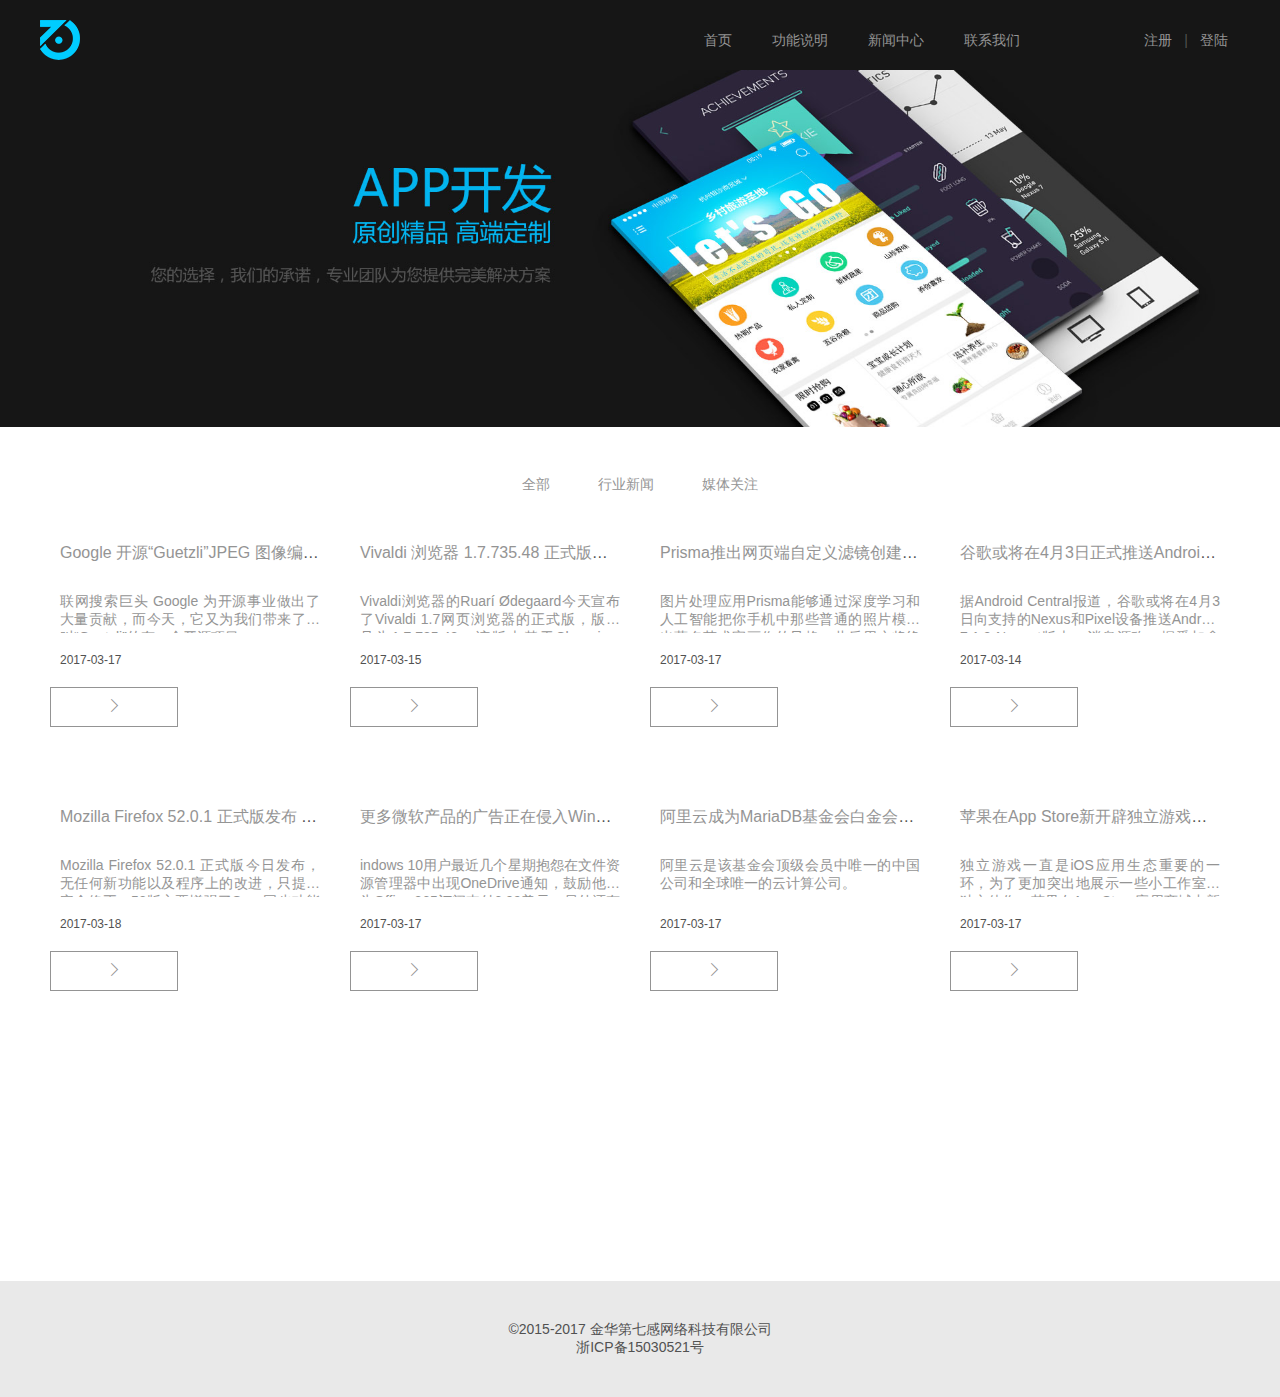
<file: newsCenter.html>
<!DOCTYPE html>
<html lang="en">
<head>
	<meta charset="UTF-8">
	<meta name="viewport" content="width=device-width, initial-scale=1, maximum-scale=1, user-scalable=no">
	<meta name="keywords" content="成功案例,商家案例">
	<meta name="description" content="一段文案">
	<title>第七感网络科技</title>
	<link rel="shortcut icon" href="images/ico.ico" type="image/x-icon">
	<link rel="stylesheet" href="iconfont/iconfont.css">
	<link rel="stylesheet" href="css/home.css">
</head>
<body>
	<div class="header fp-auto-height">
		<div class="container clearfix">
			<div class="logo"><a href=""></a></div>
			<ul class="nav">
				<li class="on"><a href="home.html">首页</a></li>
				<li><a href="functionTable.html">功能说明</a></li>
				<li><a href="newsCenter.html">新闻中心</a></li>
				<li><a href="home.html#contact">联系我们</a></li>
			</ul>
			<div class="login">
				<a href="javascript:">注册</a>|<a href="javascript:">登陆</a>
			</div>
            <div class="mun">
                <i class="iconfont">&#xe601;</i>
                <div class="box">
                    <a href="home.html">首页</a>
                    <a href="functionTable.html">功能说明</a>
                    <a href="newsCenter.html">新闻中心</a>
                    <a href="home.html#contact">关于我们</a>
                </div>
            </div>
		</div>
        <div class="border-bottom"></div>
	</div>

	<div class="section news center">
		<div class="center-banner">
			<img src="images/app_4.jpg">
		</div>
        <div class="container">
            <div class="tab clearfix">
                <a href="javascript:void(0);">全部</a>
                <a href="javascript:void(0);">行业新闻</a>
                <a href="javascript:void(0);">媒体关注</a>
            </div>
            <div class="box-modal">
                <div class="modal clearfix">
                    <div class="wrap clearfix on">
                        <div class="item">
                            <div class="box-item">
                                <h3><a href="newsDetails.html">Google 开源“Guetzli”JPEG 图像编码器：提升压缩比、网页加载更顺滑</a></h3>
                                <span class="liner"></span>
                                <div class="description">
                                    <p>联网搜索巨头 Google 为开源事业做出了大量贡献，而今天，它又为我们带来了名叫“Guetzli”的有一个开源项目。</p>
                                </div>
                                <p class="date">2017-03-17</p>
                                <a href="newsDetails.html" class="more">
                                    <span>MORE</span>
                                    <i class="iconfont">&#xe68b;</i>
                                </a>
                            </div>
                        </div>
                        <div class="item">
                            <div class="box-item">
                                <h3><a href="newsDetails.html">Vivaldi 浏览器 1.7.735.48 正式版发布</a></h3>
                                <span class="liner"></span>
                                <div class="description">
                                    <p>Vivaldi浏览器的Ruarí Ødegaard今天宣布了Vivaldi 1.7网页浏览器的正式版，版本号为1.7.735.48，该版本基于Chromium 56，优化了多个语言翻译，修复了此前版本出现的一系列regressions，并改善全新的历史面板。</p>
                                </div>
                                <p class="date">2017-03-15</p>
                                <a href="newsDetails.html" class="more">
                                    <span>MORE</span>
                                    <i class="iconfont">&#xe68b;</i>
                                </a>
                            </div>
                        </div>
                        <div class="item">
                            <div class="box-item">
                                <h3><a href="newsDetails.html">Prisma推出网页端自定义滤镜创建工具</a></h3>
                                <span class="liner"></span>
                                <div class="description">
                                    <p>图片处理应用Prisma能够通过深度学习和人工智能把你手机中那些普通的照片模仿出著名艺术家画作的风格，此后用户将终于能够用上自定义的艺术风格滤镜。今日，该公司推出了一款支持自定义滤镜创建的网页应用，能够让用户上传图片并创建自定义的Prisma滤镜，目前仅面向最活跃的受邀用户测试。</p>
                                </div>
                                <p class="date">2017-03-17</p>
                                <a href="newsDetails.html" class="more">
                                    <span>MORE</span>
                                    <i class="iconfont">&#xe68b;</i>
                                </a>
                            </div>
                        </div>
                        <div class="item">
                            <div class="box-item">
                                <h3><a href="newsDetails.html">谷歌或将在4月3日正式推送Android 7.1.2 Nougat</a></h3>
                                <span class="liner"></span>
                                <div class="description">
                                    <p>据Android Central报道，谷歌或将在4月3日向支持的Nexus和Pixel设备推送Android 7.1.2 Nougat版本。消息源称，据悉加拿大通信运营商Rogers 计划于该日向Pixel设备用户推送VoLTE高清通话功能，该公司已经在Android 7.1.2 Beta版中测试了VoLTE功能。这与此前谷歌推出正式版Android 7.1.2 Nougat的时间表吻合。</p>
                                </div>
                                <p class="date">2017-03-14</p>
                                <a href="newsDetails.html" class="more">
                                    <span>MORE</span>
                                    <i class="iconfont">&#xe68b;</i>
                                </a>
                            </div>
                        </div>
                        <div class="item">
                            <div class="box-item">
                                <h3><a href="newsDetails.html">Mozilla Firefox 52.0.1 正式版发布 提供安全修正</a></h3>
                                <span class="liner"></span>
                                <div class="description">
                                    <p>Mozilla Firefox 52.0.1 正式版今日发布，无任何新功能以及程序上的改进，只提供安全修正。52版主要增强了Sync同步功能中发送标签页的特性，让触屏版更好支持多进程运行，之前介绍过的在非HTTPS页面上如果出现密码框则会有安全提示在52版本中已经部署。与此同时，52版本削减了对一些旧插件的支持，还优化了下载时的体验。</p>
                                </div>
                                <p class="date">2017-03-18</p>
                                <a href="newsDetails.html" class="more">
                                    <span>MORE</span>
                                    <i class="iconfont">&#xe68b;</i>
                                </a>
                            </div>
                        </div>
                        <div class="item">
                            <div class="box-item">
                                <h3><a href="newsDetails.html">更多微软产品的广告正在侵入Windows 10</a></h3>
                                <span class="liner"></span>
                                <div class="description">
                                    <p>indows 10用户最近几个星期抱怨在文件资源管理器中出现OneDrive通知，鼓励他们为Office 365订阅支付6.99美元。另外还有任务栏通知，当他们使用Chrome浏览器时，它提示用户切换到Edge浏览器，或安装Microsoft的个人购物助手，这些广告已经出现数个月时间，微软甚至决定使用通知警告Chrome用户有关电池消耗问题。这些类型的通知不仅破坏了用户Windows 10体验，而且让他们恼人和分心。</p>
                                </div>
                                <p class="date">2017-03-17</p>
                                <a href="newsDetails.html" class="more">
                                    <span>MORE</span>
                                    <i class="iconfont">&#xe68b;</i>
                                </a>
                            </div>
                        </div>
                        <div class="item">
                            <div class="box-item">
                                <h3><a href="newsDetails.html">阿里云成为MariaDB基金会白金会员：全球唯一入选云计算公司</a></h3>
                                <span class="liner"></span>
                                <div class="description">
                                    <p>阿里云是该基金会顶级会员中唯一的中国公司和全球唯一的云计算公司。</p>
                                </div>
                                <p class="date">2017-03-17</p>
                                <a href="newsDetails.html" class="more">
                                    <span>MORE</span>
                                    <i class="iconfont">&#xe68b;</i>
                                </a>
                            </div>
                        </div>
                        <div class="item">
                            <div class="box-item">
                                <h3><a href="newsDetails.html">苹果在App Store新开辟独立游戏专区</a></h3>
                                <span class="liner"></span>
                                <div class="description">
                                    <p>独立游戏一直是iOS应用生态重要的一环，为了更加突出地展示一些小工作室的独立佳作，苹果在App Store应用商城中新开辟了一个新的专门区域“Indie Game Showcase”，将由苹果编辑团队亲自筛选编辑高亮的游戏，既有全新的小厂商独立新作，也有经典的老游戏。</p>
                                </div>
                                <p class="date">2017-03-17</p>
                                <a href="newsDetails.html" class="more">
                                    <span>MORE</span>
                                    <i class="iconfont">&#xe68b;</i>
                                </a>
                            </div>
                        </div>
                    </div>
                    <div class="wrap clearfix">
                        <div class="item">
                            <div class="box-item">
                                <h3><a href="newsDetails.html">Google 开源“Guetzli”JPEG 图像编码器：提升压缩比、网页加载更顺滑</a></h3>
                                <span class="liner"></span>
                                <div class="description">
                                    <p>联网搜索巨头 Google 为开源事业做出了大量贡献，而今天，它又为我们带来了名叫“Guetzli”的有一个开源项目。</p>
                                </div>
                                <p class="date">2017-03-17</p>
                                <a href="newsDetails.html" class="more">
                                    <span>MORE</span>
                                    <i class="iconfont">&#xe68b;</i>
                                </a>
                            </div>
                        </div>
                        <div class="item">
                            <div class="box-item">
                                <h3><a href="newsDetails.html">Vivaldi 浏览器 1.7.735.48 正式版发布</a></h3>
                                <span class="liner"></span>
                                <div class="description">
                                    <p>Vivaldi浏览器的Ruarí Ødegaard今天宣布了Vivaldi 1.7网页浏览器的正式版，版本号为1.7.735.48，该版本基于Chromium 56，优化了多个语言翻译，修复了此前版本出现的一系列regressions，并改善全新的历史面板。</p>
                                </div>
                                <p class="date">2017-03-15</p>
                                <a href="newsDetails.html" class="more">
                                    <span>MORE</span>
                                    <i class="iconfont">&#xe68b;</i>
                                </a>
                            </div>
                        </div>
                        <div class="item">
                            <div class="box-item">
                                <h3><a href="newsDetails.html">Prisma推出网页端自定义滤镜创建工具</a></h3>
                                <span class="liner"></span>
                                <div class="description">
                                    <p>图片处理应用Prisma能够通过深度学习和人工智能把你手机中那些普通的照片模仿出著名艺术家画作的风格，此后用户将终于能够用上自定义的艺术风格滤镜。今日，该公司推出了一款支持自定义滤镜创建的网页应用，能够让用户上传图片并创建自定义的Prisma滤镜，目前仅面向最活跃的受邀用户测试。</p>
                                </div>
                                <p class="date">2017-03-17</p>
                                <a href="newsDetails.html" class="more">
                                    <span>MORE</span>
                                    <i class="iconfont">&#xe68b;</i>
                                </a>
                            </div>
                        </div>
                        <div class="item">
                            <div class="box-item">
                                <h3><a href="newsDetails.html">谷歌或将在4月3日正式推送Android 7.1.2 Nougat</a></h3>
                                <span class="liner"></span>
                                <div class="description">
                                    <p>据Android Central报道，谷歌或将在4月3日向支持的Nexus和Pixel设备推送Android 7.1.2 Nougat版本。消息源称，据悉加拿大通信运营商Rogers 计划于该日向Pixel设备用户推送VoLTE高清通话功能，该公司已经在Android 7.1.2 Beta版中测试了VoLTE功能。这与此前谷歌推出正式版Android 7.1.2 Nougat的时间表吻合。</p>
                                </div>
                                <p class="date">2017-03-14</p>
                                <a href="newsDetails.html" class="more">
                                    <span>MORE</span>
                                    <i class="iconfont">&#xe68b;</i>
                                </a>
                            </div>
                        </div>
                    </div>
                    <div class="wrap clearfix">
                        <div class="item">
                            <div class="box-item">
                                <h3><a href="newsDetails.html">Mozilla Firefox 52.0.1 正式版发布 提供安全修正</a></h3>
                                <span class="liner"></span>
                                <div class="description">
                                    <p>Mozilla Firefox 52.0.1 正式版今日发布，无任何新功能以及程序上的改进，只提供安全修正。52版主要增强了Sync同步功能中发送标签页的特性，让触屏版更好支持多进程运行，之前介绍过的在非HTTPS页面上如果出现密码框则会有安全提示在52版本中已经部署。与此同时，52版本削减了对一些旧插件的支持，还优化了下载时的体验。</p>
                                </div>
                                <p class="date">2017-03-18</p>
                                <a href="newsDetails.html" class="more">
                                    <span>MORE</span>
                                    <i class="iconfont">&#xe68b;</i>
                                </a>
                            </div>
                        </div>
                        <div class="item">
                            <div class="box-item">
                                <h3><a href="newsDetails.html">更多微软产品的广告正在侵入Windows 10</a></h3>
                                <span class="liner"></span>
                                <div class="description">
                                    <p>indows 10用户最近几个星期抱怨在文件资源管理器中出现OneDrive通知，鼓励他们为Office 365订阅支付6.99美元。另外还有任务栏通知，当他们使用Chrome浏览器时，它提示用户切换到Edge浏览器，或安装Microsoft的个人购物助手，这些广告已经出现数个月时间，微软甚至决定使用通知警告Chrome用户有关电池消耗问题。这些类型的通知不仅破坏了用户Windows 10体验，而且让他们恼人和分心。</p>
                                </div>
                                <p class="date">2017-03-17</p>
                                <a href="newsDetails.html" class="more">
                                    <span>MORE</span>
                                    <i class="iconfont">&#xe68b;</i>
                                </a>
                            </div>
                        </div>
                        <div class="item">
                            <div class="box-item">
                                <h3><a href="newsDetails.html">阿里云成为MariaDB基金会白金会员：全球唯一入选云计算公司</a></h3>
                                <span class="liner"></span>
                                <div class="description">
                                    <p>阿里云是该基金会顶级会员中唯一的中国公司和全球唯一的云计算公司。</p>
                                </div>
                                <p class="date">2017-03-17</p>
                                <a href="newsDetails.html" class="more">
                                    <span>MORE</span>
                                    <i class="iconfont">&#xe68b;</i>
                                </a>
                            </div>
                        </div>
                        <div class="item">
                            <div class="box-item">
                                <h3><a href="newsDetails.html">苹果在App Store新开辟独立游戏专区</a></h3>
                                <span class="liner"></span>
                                <div class="description">
                                    <p>独立游戏一直是iOS应用生态重要的一环，为了更加突出地展示一些小工作室的独立佳作，苹果在App Store应用商城中新开辟了一个新的专门区域“Indie Game Showcase”，将由苹果编辑团队亲自筛选编辑高亮的游戏，既有全新的小厂商独立新作，也有经典的老游戏。</p>
                                </div>
                                <p class="date">2017-03-17</p>
                                <a href="newsDetails.html" class="more">
                                    <span>MORE</span>
                                    <i class="iconfont">&#xe68b;</i>
                                </a>
                            </div>
                        </div>
                    </div>
                </div>
            </div>
        </div>
    </div>

	<!-- footer begin -->
    <div class="section footer">
        <div class="container">
            <div class="wrap">
                <p>©2015-2017 金华第七感网络科技有限公司</p>
                <p>浙ICP备15030521号</p>
            </div>
        </div>
    </div>
    <!-- footer end -->

<script src="js/jquery-1.8.3.min.js"></script>
<script src="js/tab.js"></script>


</body>
</html>
</file>
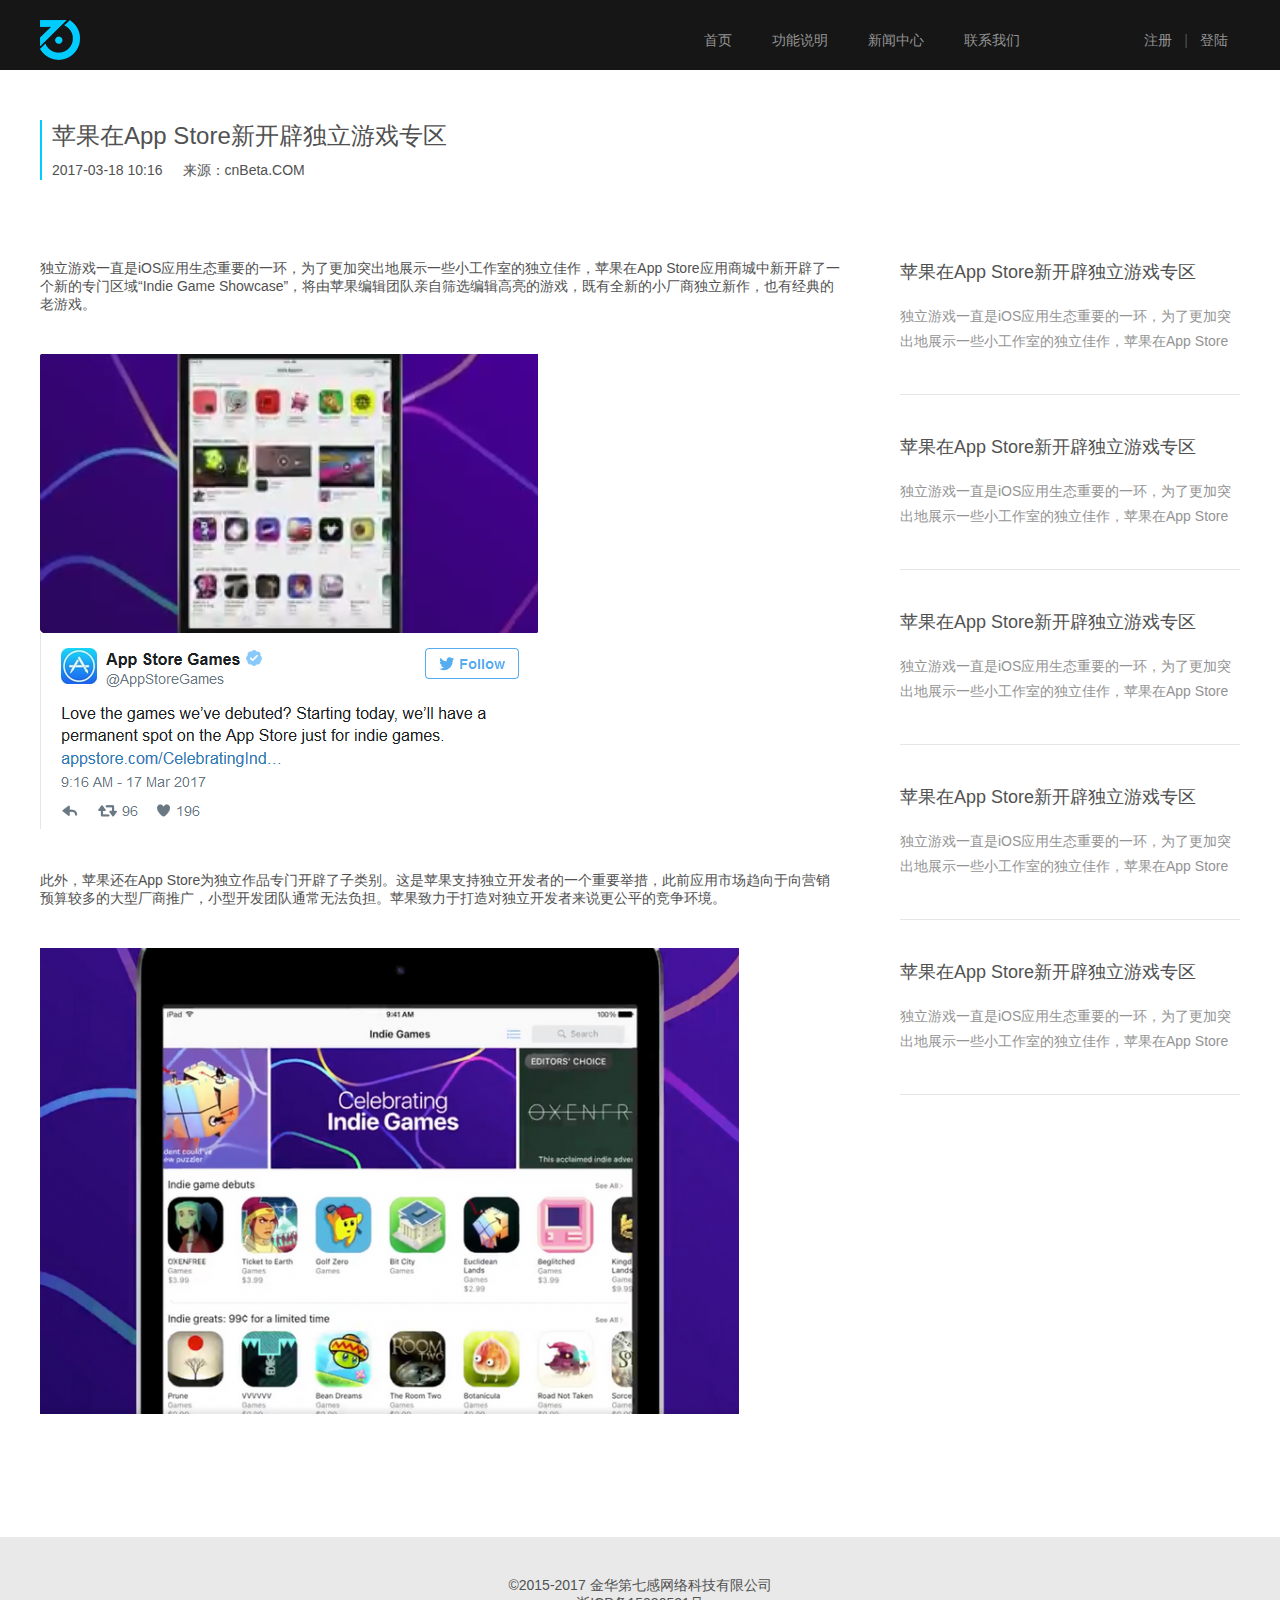
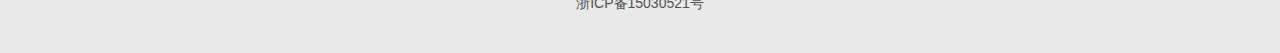
<file: newsDetails.html>
<!DOCTYPE html>
<html lang="en">
<head>
	<meta charset="UTF-8">
	<meta name="viewport" content="width=device-width, initial-scale=1, maximum-scale=1, user-scalable=no">
	<meta name="keywords" content="成功案例,商家案例">
	<meta name="description" content="一段文案">
	<title>第七感网络科技</title>
	<link rel="shortcut icon" href="images/ico.ico" type="image/x-icon">
	<link rel="stylesheet" href="iconfont/iconfont.css">
	<link rel="stylesheet" href="css/home.css">
</head>
<body>
	<div class="header fp-auto-height">
		<div class="container clearfix">
			<div class="logo"><a href=""></a></div>
			<ul class="nav">
				<li class="on"><a href="home.html">首页</a></li>
				<li><a href="functionTable.html">功能说明</a></li>
				<li><a href="newsCenter.html">新闻中心</a></li>
				<li><a href="home.html#contact">联系我们</a></li>
			</ul>
			<div class="login">
				<a href="javascript:">注册</a>|<a href="javascript:">登陆</a>
			</div>
            <div class="mun">
                <i class="iconfont">&#xe601;</i>
                <div class="box">
                    <a href="home.html">首页</a>
                    <a href="functionTable.html">功能说明</a>
                    <a href="newsCenter.html">新闻中心</a>
                    <a href="home.html#contact">关于我们</a>
                </div>
            </div>
		</div>
        <div class="border-bottom"></div>
	</div>

	<div class="details">
		<div class="container">
			<div class="news-header">
				<h3>苹果在App Store新开辟独立游戏专区</h3>
				<p><span>2017-03-18 10:16</span><span>来源：cnBeta.COM</span></p>
			</div>
			<div class="main clearfix">
				<div class="aside-left">
					<div class="box-left">
						<p>独立游戏一直是iOS应用生态重要的一环，为了更加突出地展示一些小工作室的独立佳作，苹果在App Store应用商城中新开辟了一个新的专门区域“Indie Game Showcase”，将由苹果编辑团队亲自筛选编辑高亮的游戏，既有全新的小厂商独立新作，也有经典的老游戏。</p>
						<img src="images/news/news_1.png">
						<p>此外，苹果还在App Store为独立作品专门开辟了子类别。这是苹果支持独立开发者的一个重要举措，此前应用市场趋向于向营销预算较多的大型厂商推广，小型开发团队通常无法负担。苹果致力于打造对独立开发者来说更公平的竞争环境。</p>
						<img src="images/news/news_2.png">
					</div>
				</div>
				<div class="aside-right">
					<div class="box-right">
						<ul>
							<li>
								<a href="#">苹果在App Store新开辟独立游戏专区</a>
								<p>独立游戏一直是iOS应用生态重要的一环，为了更加突出地展示一些小工作室的独立佳作，苹果在App Store应用商城中新开辟了一个新的专门区域“Indie Game Showcase”，将由苹果编辑团队亲自筛选编辑高亮的游戏，既有全新的小厂商独立新作，也有经典的老游戏。</p>
							</li>
							<li>
								<a href="#">苹果在App Store新开辟独立游戏专区</a>
								<p>独立游戏一直是iOS应用生态重要的一环，为了更加突出地展示一些小工作室的独立佳作，苹果在App Store应用商城中新开辟了一个新的专门区域“Indie Game Showcase”，将由苹果编辑团队亲自筛选编辑高亮的游戏，既有全新的小厂商独立新作，也有经典的老游戏。</p>
							</li>
							<li>
								<a href="#">苹果在App Store新开辟独立游戏专区</a>
								<p>独立游戏一直是iOS应用生态重要的一环，为了更加突出地展示一些小工作室的独立佳作，苹果在App Store应用商城中新开辟了一个新的专门区域“Indie Game Showcase”，将由苹果编辑团队亲自筛选编辑高亮的游戏，既有全新的小厂商独立新作，也有经典的老游戏。</p>
							</li>
							<li>
								<a href="#">苹果在App Store新开辟独立游戏专区</a>
								<p>独立游戏一直是iOS应用生态重要的一环，为了更加突出地展示一些小工作室的独立佳作，苹果在App Store应用商城中新开辟了一个新的专门区域“Indie Game Showcase”，将由苹果编辑团队亲自筛选编辑高亮的游戏，既有全新的小厂商独立新作，也有经典的老游戏。</p>
							</li>
							<li>
								<a href="#">苹果在App Store新开辟独立游戏专区</a>
								<p>独立游戏一直是iOS应用生态重要的一环，为了更加突出地展示一些小工作室的独立佳作，苹果在App Store应用商城中新开辟了一个新的专门区域“Indie Game Showcase”，将由苹果编辑团队亲自筛选编辑高亮的游戏，既有全新的小厂商独立新作，也有经典的老游戏。</p>
							</li>
						</ul>
					</div>
				</div>
			</div>
		</div>
	</div>

	<!-- footer begin -->
    <div class="section footer">
        <div class="container">
            <div class="wrap">
                <p>©2015-2017 金华第七感网络科技有限公司</p>
                <p>浙ICP备15030521号</p>
            </div>
        </div>
    </div>
    <!-- footer end -->

<script src="js/jquery-1.8.3.min.js"></script>
<script src="js/tab.js"></script>


</body>
</html>
</file>
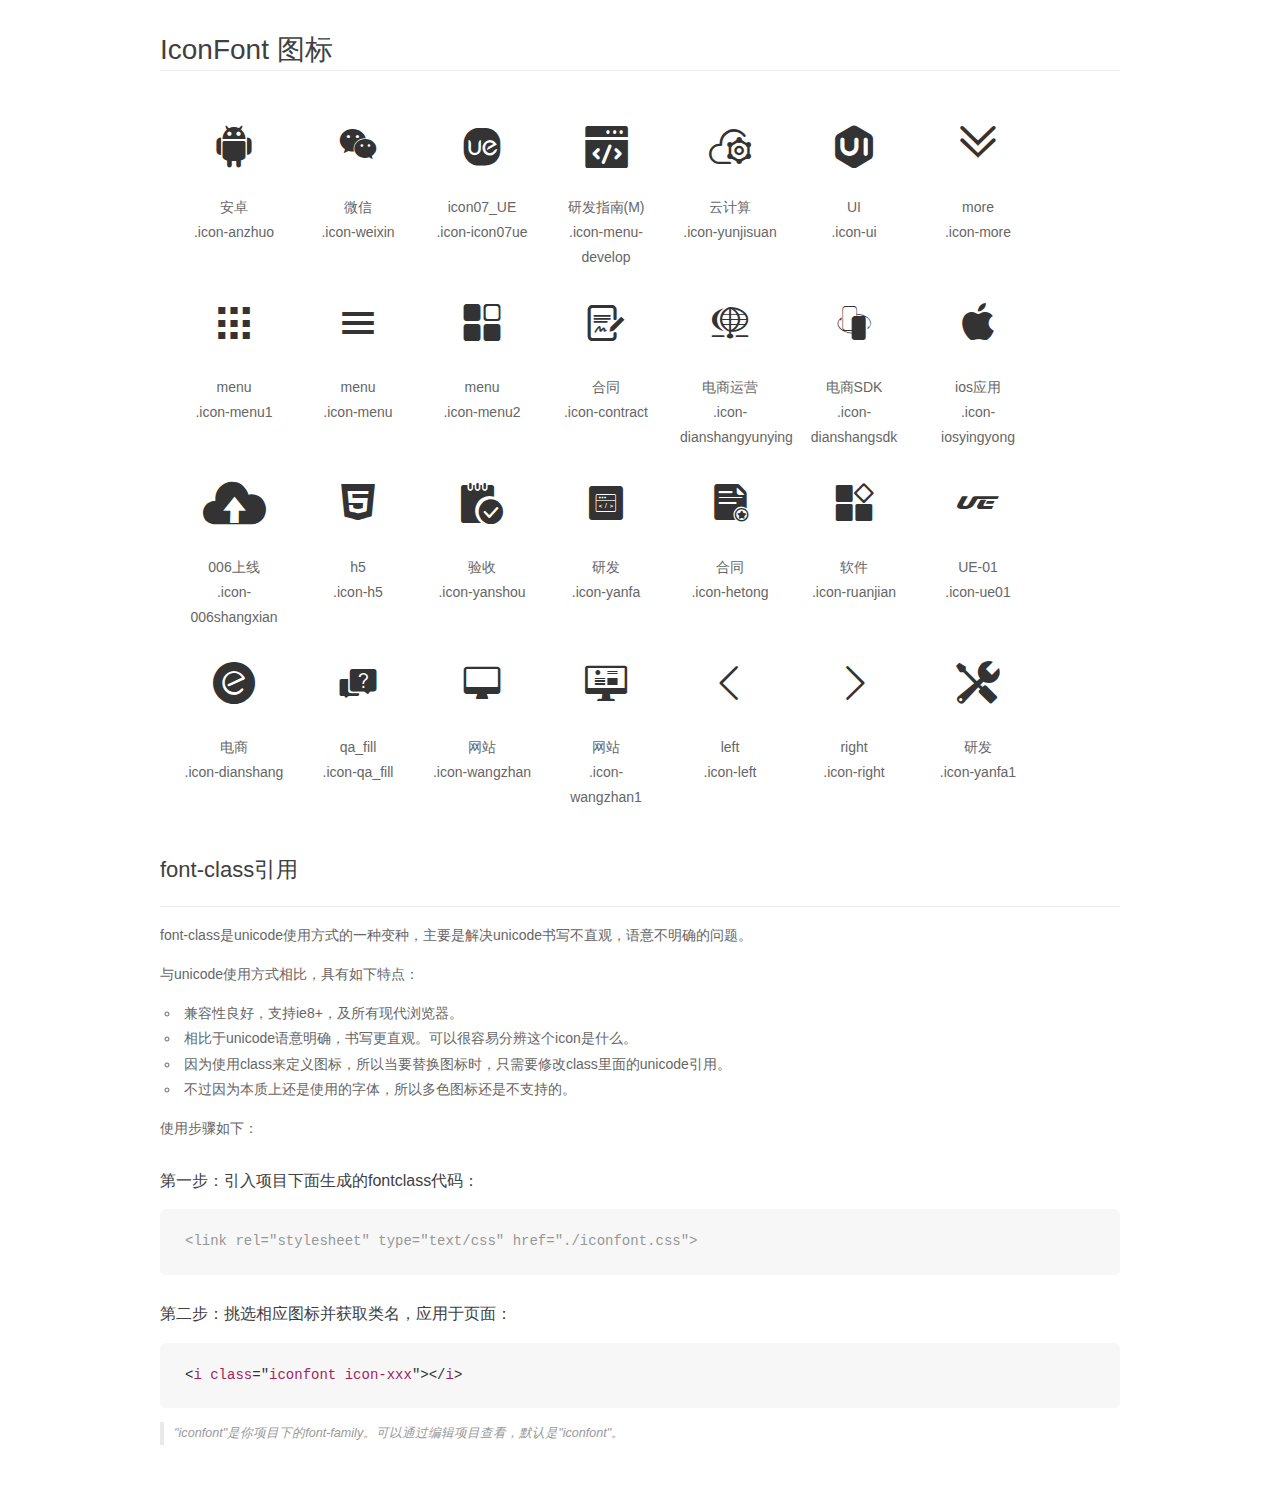
<file: iconfont/demo_fontclass.html>
<!DOCTYPE html>
<html>
<head>
    <meta charset="utf-8"/>
    <title>IconFont</title>
    <link rel="stylesheet" href="demo.css">
    <link rel="stylesheet" href="iconfont.css">
</head>
<body>
    <div class="main markdown">
        <h1>IconFont 图标</h1>
        <ul class="icon_lists clear">
            
                <li>
                <i class="icon iconfont icon-anzhuo"></i>
                    <div class="name">安卓</div>
                    <div class="fontclass">.icon-anzhuo</div>
                </li>
            
                <li>
                <i class="icon iconfont icon-weixin"></i>
                    <div class="name">微信</div>
                    <div class="fontclass">.icon-weixin</div>
                </li>
            
                <li>
                <i class="icon iconfont icon-icon07ue"></i>
                    <div class="name">icon07_UE</div>
                    <div class="fontclass">.icon-icon07ue</div>
                </li>
            
                <li>
                <i class="icon iconfont icon-menu-develop"></i>
                    <div class="name">研发指南(M)</div>
                    <div class="fontclass">.icon-menu-develop</div>
                </li>
            
                <li>
                <i class="icon iconfont icon-yunjisuan"></i>
                    <div class="name">云计算</div>
                    <div class="fontclass">.icon-yunjisuan</div>
                </li>
            
                <li>
                <i class="icon iconfont icon-ui"></i>
                    <div class="name">UI</div>
                    <div class="fontclass">.icon-ui</div>
                </li>
            
                <li>
                <i class="icon iconfont icon-more"></i>
                    <div class="name">more</div>
                    <div class="fontclass">.icon-more</div>
                </li>
            
                <li>
                <i class="icon iconfont icon-menu1"></i>
                    <div class="name">menu</div>
                    <div class="fontclass">.icon-menu1</div>
                </li>
            
                <li>
                <i class="icon iconfont icon-menu"></i>
                    <div class="name">menu</div>
                    <div class="fontclass">.icon-menu</div>
                </li>
            
                <li>
                <i class="icon iconfont icon-menu2"></i>
                    <div class="name">menu</div>
                    <div class="fontclass">.icon-menu2</div>
                </li>
            
                <li>
                <i class="icon iconfont icon-contract"></i>
                    <div class="name">合同</div>
                    <div class="fontclass">.icon-contract</div>
                </li>
            
                <li>
                <i class="icon iconfont icon-dianshangyunying"></i>
                    <div class="name">电商运营</div>
                    <div class="fontclass">.icon-dianshangyunying</div>
                </li>
            
                <li>
                <i class="icon iconfont icon-dianshangsdk"></i>
                    <div class="name">电商SDK</div>
                    <div class="fontclass">.icon-dianshangsdk</div>
                </li>
            
                <li>
                <i class="icon iconfont icon-iosyingyong"></i>
                    <div class="name">ios应用</div>
                    <div class="fontclass">.icon-iosyingyong</div>
                </li>
            
                <li>
                <i class="icon iconfont icon-006shangxian"></i>
                    <div class="name">006上线</div>
                    <div class="fontclass">.icon-006shangxian</div>
                </li>
            
                <li>
                <i class="icon iconfont icon-h5"></i>
                    <div class="name">h5</div>
                    <div class="fontclass">.icon-h5</div>
                </li>
            
                <li>
                <i class="icon iconfont icon-yanshou"></i>
                    <div class="name">验收</div>
                    <div class="fontclass">.icon-yanshou</div>
                </li>
            
                <li>
                <i class="icon iconfont icon-yanfa"></i>
                    <div class="name">研发</div>
                    <div class="fontclass">.icon-yanfa</div>
                </li>
            
                <li>
                <i class="icon iconfont icon-hetong"></i>
                    <div class="name">合同</div>
                    <div class="fontclass">.icon-hetong</div>
                </li>
            
                <li>
                <i class="icon iconfont icon-ruanjian"></i>
                    <div class="name">软件</div>
                    <div class="fontclass">.icon-ruanjian</div>
                </li>
            
                <li>
                <i class="icon iconfont icon-ue01"></i>
                    <div class="name">UE-01</div>
                    <div class="fontclass">.icon-ue01</div>
                </li>
            
                <li>
                <i class="icon iconfont icon-dianshang"></i>
                    <div class="name">电商</div>
                    <div class="fontclass">.icon-dianshang</div>
                </li>
            
                <li>
                <i class="icon iconfont icon-qa_fill"></i>
                    <div class="name">qa_fill</div>
                    <div class="fontclass">.icon-qa_fill</div>
                </li>
            
                <li>
                <i class="icon iconfont icon-wangzhan"></i>
                    <div class="name">网站</div>
                    <div class="fontclass">.icon-wangzhan</div>
                </li>
            
                <li>
                <i class="icon iconfont icon-wangzhan1"></i>
                    <div class="name">网站</div>
                    <div class="fontclass">.icon-wangzhan1</div>
                </li>
            
                <li>
                <i class="icon iconfont icon-left"></i>
                    <div class="name">left</div>
                    <div class="fontclass">.icon-left</div>
                </li>
            
                <li>
                <i class="icon iconfont icon-right"></i>
                    <div class="name">right</div>
                    <div class="fontclass">.icon-right</div>
                </li>
            
                <li>
                <i class="icon iconfont icon-yanfa1"></i>
                    <div class="name">研发</div>
                    <div class="fontclass">.icon-yanfa1</div>
                </li>
            
        </ul>

        <h2 id="font-class-">font-class引用</h2>
        <hr>

        <p>font-class是unicode使用方式的一种变种，主要是解决unicode书写不直观，语意不明确的问题。</p>
        <p>与unicode使用方式相比，具有如下特点：</p>
        <ul>
        <li>兼容性良好，支持ie8+，及所有现代浏览器。</li>
        <li>相比于unicode语意明确，书写更直观。可以很容易分辨这个icon是什么。</li>
        <li>因为使用class来定义图标，所以当要替换图标时，只需要修改class里面的unicode引用。</li>
        <li>不过因为本质上还是使用的字体，所以多色图标还是不支持的。</li>
        </ul>
        <p>使用步骤如下：</p>
        <h3 id="-fontclass-">第一步：引入项目下面生成的fontclass代码：</h3>


        <pre><code class="lang-js hljs javascript"><span class="hljs-comment">&lt;link rel="stylesheet" type="text/css" href="./iconfont.css"&gt;</span></code></pre>
        <h3 id="-">第二步：挑选相应图标并获取类名，应用于页面：</h3>
        <pre><code class="lang-css hljs">&lt;<span class="hljs-selector-tag">i</span> <span class="hljs-selector-tag">class</span>="<span class="hljs-selector-tag">iconfont</span> <span class="hljs-selector-tag">icon-xxx</span>"&gt;&lt;/<span class="hljs-selector-tag">i</span>&gt;</code></pre>
        <blockquote>
        <p>"iconfont"是你项目下的font-family。可以通过编辑项目查看，默认是"iconfont"。</p>
        </blockquote>
    </div>
</body>
</html>
</file>
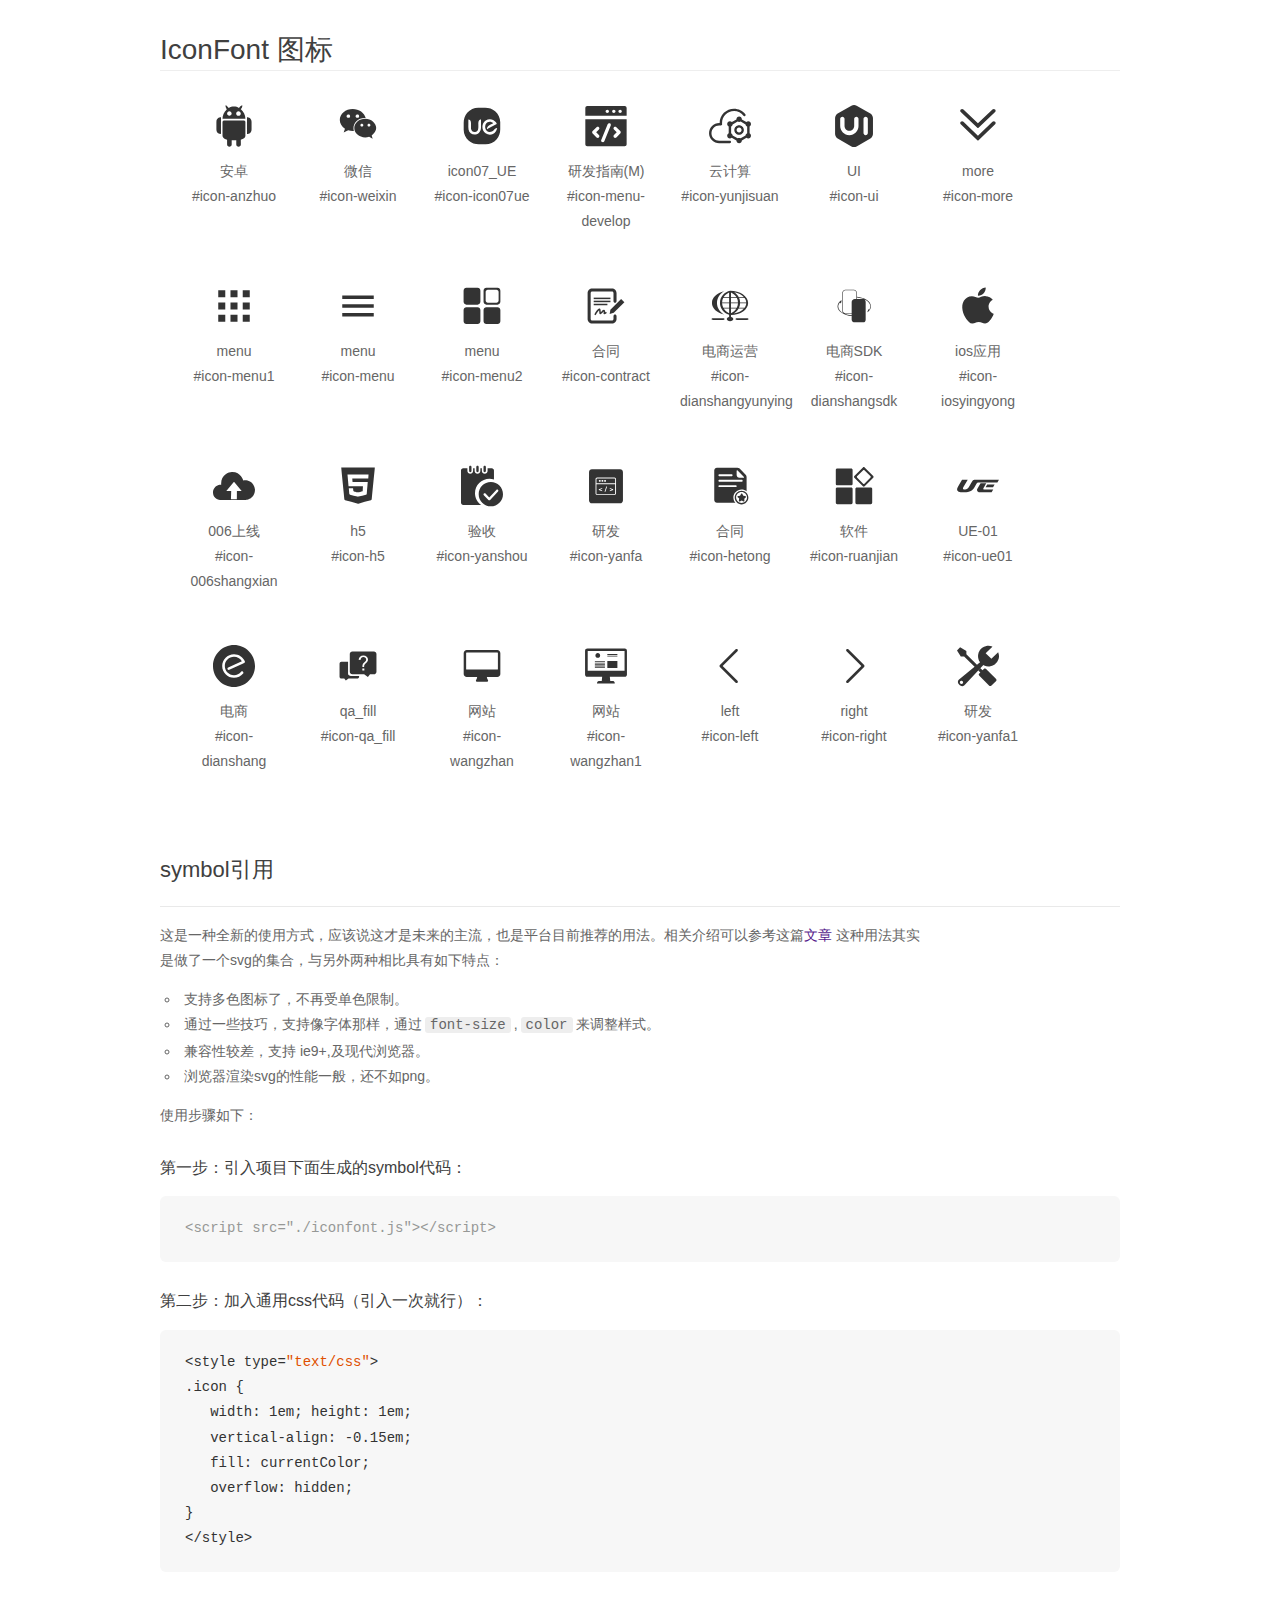
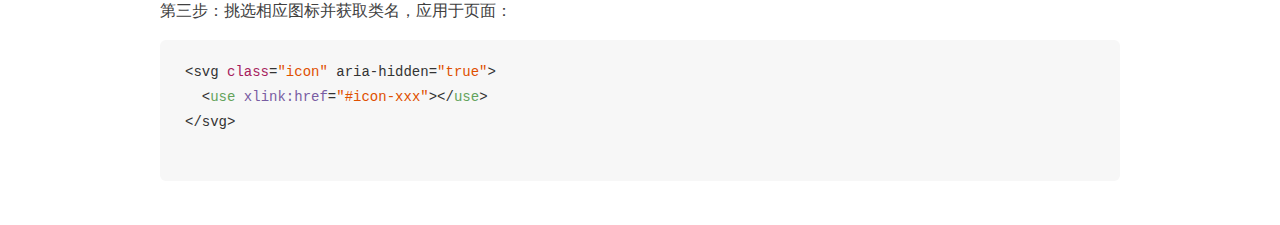
<file: iconfont/demo_symbol.html>
<!DOCTYPE html>
<html>
<head>
    <meta charset="utf-8"/>
    <title>IconFont</title>
    <link rel="stylesheet" href="demo.css">
    <script src="iconfont.js"></script>

    <style type="text/css">
        .icon {
          /* 通过设置 font-size 来改变图标大小 */
          width: 1em; height: 1em;
          /* 图标和文字相邻时，垂直对齐 */
          vertical-align: -0.15em;
          /* 通过设置 color 来改变 SVG 的颜色/fill */
          fill: currentColor;
          /* path 和 stroke 溢出 viewBox 部分在 IE 下会显示
             normalize.css 中也包含这行 */
          overflow: hidden;
        }

    </style>
</head>
<body>
    <div class="main markdown">
        <h1>IconFont 图标</h1>
        <ul class="icon_lists clear">
            
                <li>
                    <svg class="icon" aria-hidden="true">
                        <use xlink:href="#icon-anzhuo"></use>
                    </svg>
                    <div class="name">安卓</div>
                    <div class="fontclass">#icon-anzhuo</div>
                </li>
            
                <li>
                    <svg class="icon" aria-hidden="true">
                        <use xlink:href="#icon-weixin"></use>
                    </svg>
                    <div class="name">微信</div>
                    <div class="fontclass">#icon-weixin</div>
                </li>
            
                <li>
                    <svg class="icon" aria-hidden="true">
                        <use xlink:href="#icon-icon07ue"></use>
                    </svg>
                    <div class="name">icon07_UE</div>
                    <div class="fontclass">#icon-icon07ue</div>
                </li>
            
                <li>
                    <svg class="icon" aria-hidden="true">
                        <use xlink:href="#icon-menu-develop"></use>
                    </svg>
                    <div class="name">研发指南(M)</div>
                    <div class="fontclass">#icon-menu-develop</div>
                </li>
            
                <li>
                    <svg class="icon" aria-hidden="true">
                        <use xlink:href="#icon-yunjisuan"></use>
                    </svg>
                    <div class="name">云计算</div>
                    <div class="fontclass">#icon-yunjisuan</div>
                </li>
            
                <li>
                    <svg class="icon" aria-hidden="true">
                        <use xlink:href="#icon-ui"></use>
                    </svg>
                    <div class="name">UI</div>
                    <div class="fontclass">#icon-ui</div>
                </li>
            
                <li>
                    <svg class="icon" aria-hidden="true">
                        <use xlink:href="#icon-more"></use>
                    </svg>
                    <div class="name">more</div>
                    <div class="fontclass">#icon-more</div>
                </li>
            
                <li>
                    <svg class="icon" aria-hidden="true">
                        <use xlink:href="#icon-menu1"></use>
                    </svg>
                    <div class="name">menu</div>
                    <div class="fontclass">#icon-menu1</div>
                </li>
            
                <li>
                    <svg class="icon" aria-hidden="true">
                        <use xlink:href="#icon-menu"></use>
                    </svg>
                    <div class="name">menu</div>
                    <div class="fontclass">#icon-menu</div>
                </li>
            
                <li>
                    <svg class="icon" aria-hidden="true">
                        <use xlink:href="#icon-menu2"></use>
                    </svg>
                    <div class="name">menu</div>
                    <div class="fontclass">#icon-menu2</div>
                </li>
            
                <li>
                    <svg class="icon" aria-hidden="true">
                        <use xlink:href="#icon-contract"></use>
                    </svg>
                    <div class="name">合同</div>
                    <div class="fontclass">#icon-contract</div>
                </li>
            
                <li>
                    <svg class="icon" aria-hidden="true">
                        <use xlink:href="#icon-dianshangyunying"></use>
                    </svg>
                    <div class="name">电商运营</div>
                    <div class="fontclass">#icon-dianshangyunying</div>
                </li>
            
                <li>
                    <svg class="icon" aria-hidden="true">
                        <use xlink:href="#icon-dianshangsdk"></use>
                    </svg>
                    <div class="name">电商SDK</div>
                    <div class="fontclass">#icon-dianshangsdk</div>
                </li>
            
                <li>
                    <svg class="icon" aria-hidden="true">
                        <use xlink:href="#icon-iosyingyong"></use>
                    </svg>
                    <div class="name">ios应用</div>
                    <div class="fontclass">#icon-iosyingyong</div>
                </li>
            
                <li>
                    <svg class="icon" aria-hidden="true">
                        <use xlink:href="#icon-006shangxian"></use>
                    </svg>
                    <div class="name">006上线</div>
                    <div class="fontclass">#icon-006shangxian</div>
                </li>
            
                <li>
                    <svg class="icon" aria-hidden="true">
                        <use xlink:href="#icon-h5"></use>
                    </svg>
                    <div class="name">h5</div>
                    <div class="fontclass">#icon-h5</div>
                </li>
            
                <li>
                    <svg class="icon" aria-hidden="true">
                        <use xlink:href="#icon-yanshou"></use>
                    </svg>
                    <div class="name">验收</div>
                    <div class="fontclass">#icon-yanshou</div>
                </li>
            
                <li>
                    <svg class="icon" aria-hidden="true">
                        <use xlink:href="#icon-yanfa"></use>
                    </svg>
                    <div class="name">研发</div>
                    <div class="fontclass">#icon-yanfa</div>
                </li>
            
                <li>
                    <svg class="icon" aria-hidden="true">
                        <use xlink:href="#icon-hetong"></use>
                    </svg>
                    <div class="name">合同</div>
                    <div class="fontclass">#icon-hetong</div>
                </li>
            
                <li>
                    <svg class="icon" aria-hidden="true">
                        <use xlink:href="#icon-ruanjian"></use>
                    </svg>
                    <div class="name">软件</div>
                    <div class="fontclass">#icon-ruanjian</div>
                </li>
            
                <li>
                    <svg class="icon" aria-hidden="true">
                        <use xlink:href="#icon-ue01"></use>
                    </svg>
                    <div class="name">UE-01</div>
                    <div class="fontclass">#icon-ue01</div>
                </li>
            
                <li>
                    <svg class="icon" aria-hidden="true">
                        <use xlink:href="#icon-dianshang"></use>
                    </svg>
                    <div class="name">电商</div>
                    <div class="fontclass">#icon-dianshang</div>
                </li>
            
                <li>
                    <svg class="icon" aria-hidden="true">
                        <use xlink:href="#icon-qa_fill"></use>
                    </svg>
                    <div class="name">qa_fill</div>
                    <div class="fontclass">#icon-qa_fill</div>
                </li>
            
                <li>
                    <svg class="icon" aria-hidden="true">
                        <use xlink:href="#icon-wangzhan"></use>
                    </svg>
                    <div class="name">网站</div>
                    <div class="fontclass">#icon-wangzhan</div>
                </li>
            
                <li>
                    <svg class="icon" aria-hidden="true">
                        <use xlink:href="#icon-wangzhan1"></use>
                    </svg>
                    <div class="name">网站</div>
                    <div class="fontclass">#icon-wangzhan1</div>
                </li>
            
                <li>
                    <svg class="icon" aria-hidden="true">
                        <use xlink:href="#icon-left"></use>
                    </svg>
                    <div class="name">left</div>
                    <div class="fontclass">#icon-left</div>
                </li>
            
                <li>
                    <svg class="icon" aria-hidden="true">
                        <use xlink:href="#icon-right"></use>
                    </svg>
                    <div class="name">right</div>
                    <div class="fontclass">#icon-right</div>
                </li>
            
                <li>
                    <svg class="icon" aria-hidden="true">
                        <use xlink:href="#icon-yanfa1"></use>
                    </svg>
                    <div class="name">研发</div>
                    <div class="fontclass">#icon-yanfa1</div>
                </li>
            
        </ul>


        <h2 id="symbol-">symbol引用</h2>
        <hr>

        <p>这是一种全新的使用方式，应该说这才是未来的主流，也是平台目前推荐的用法。相关介绍可以参考这篇<a href="">文章</a>
        这种用法其实是做了一个svg的集合，与另外两种相比具有如下特点：</p>
        <ul>
          <li>支持多色图标了，不再受单色限制。</li>
          <li>通过一些技巧，支持像字体那样，通过<code>font-size</code>,<code>color</code>来调整样式。</li>
          <li>兼容性较差，支持 ie9+,及现代浏览器。</li>
          <li>浏览器渲染svg的性能一般，还不如png。</li>
        </ul>
        <p>使用步骤如下：</p>
        <h3 id="-symbol-">第一步：引入项目下面生成的symbol代码：</h3>
        <pre><code class="lang-js hljs javascript"><span class="hljs-comment">&lt;script src="./iconfont.js"&gt;&lt;/script&gt;</span></code></pre>
        <h3 id="-css-">第二步：加入通用css代码（引入一次就行）：</h3>
        <pre><code class="lang-js hljs javascript">&lt;style type=<span class="hljs-string">"text/css"</span>&gt;
.icon {
   width: <span class="hljs-number">1</span>em; height: <span class="hljs-number">1</span>em;
   vertical-align: <span class="hljs-number">-0.15</span>em;
   fill: currentColor;
   overflow: hidden;
}
&lt;<span class="hljs-regexp">/style&gt;</span></code></pre>
        <h3 id="-">第三步：挑选相应图标并获取类名，应用于页面：</h3>
        <pre><code class="lang-js hljs javascript">&lt;svg <span class="hljs-class"><span class="hljs-keyword">class</span></span>=<span class="hljs-string">"icon"</span> aria-hidden=<span class="hljs-string">"true"</span>&gt;<span class="xml"><span class="hljs-tag">
  &lt;<span class="hljs-name">use</span> <span class="hljs-attr">xlink:href</span>=<span class="hljs-string">"#icon-xxx"</span>&gt;</span><span class="hljs-tag">&lt;/<span class="hljs-name">use</span>&gt;</span>
</span>&lt;<span class="hljs-regexp">/svg&gt;
        </span></code></pre>
    </div>
</body>
</html>
</file>
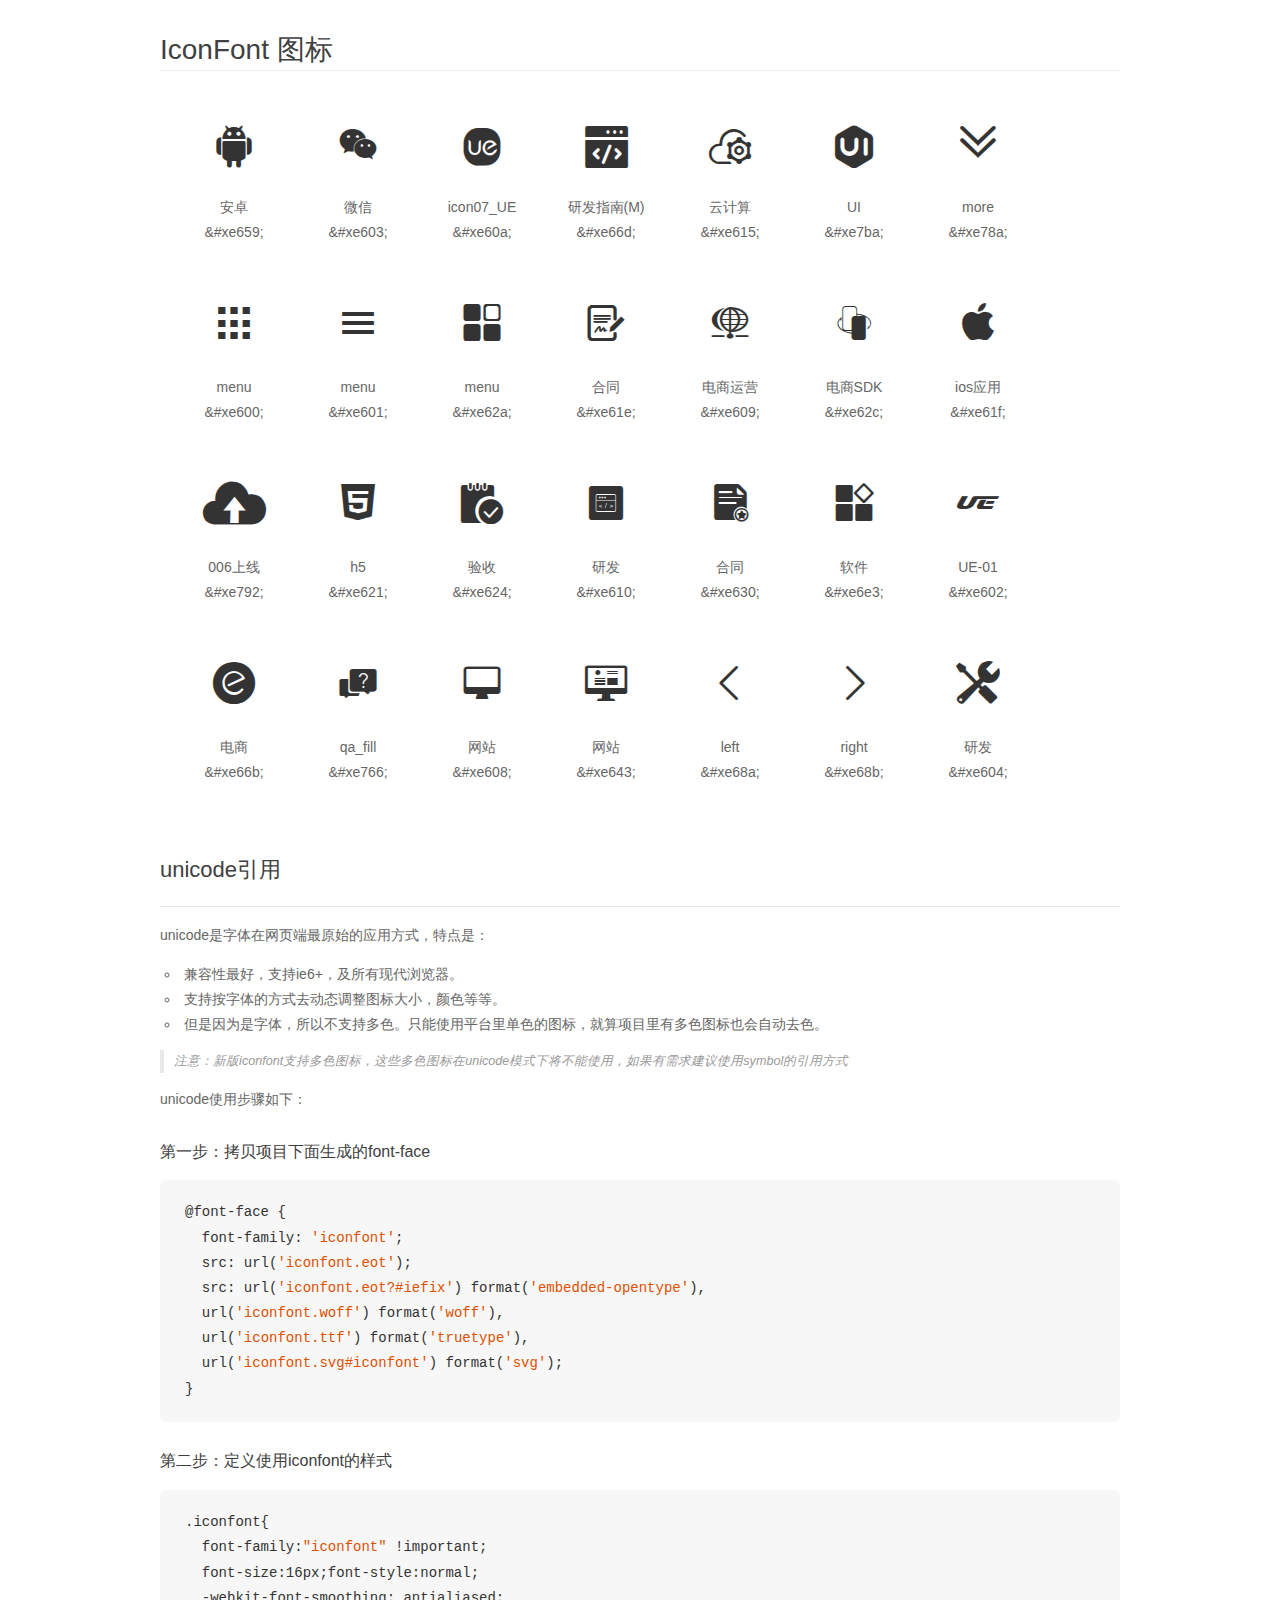
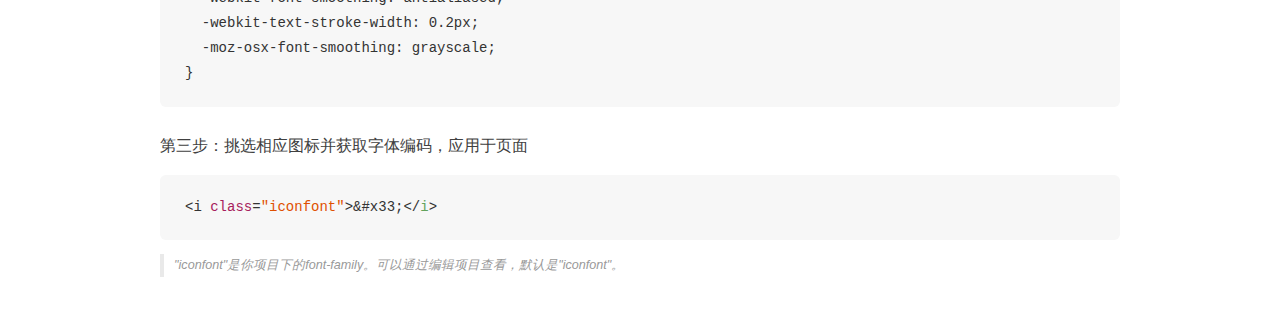
<file: iconfont/demo_unicode.html>
<!DOCTYPE html>
<html>
<head>
    <meta charset="utf-8"/>
    <title>IconFont</title>
    <link rel="stylesheet" href="demo.css">

    <style type="text/css">

        @font-face {font-family: "iconfont";
          src: url('iconfont.eot'); /* IE9*/
          src: url('iconfont.eot#iefix') format('embedded-opentype'), /* IE6-IE8 */
          url('iconfont.woff') format('woff'), /* chrome, firefox */
          url('iconfont.ttf') format('truetype'), /* chrome, firefox, opera, Safari, Android, iOS 4.2+*/
          url('iconfont.svg#iconfont') format('svg'); /* iOS 4.1- */
        }

        .iconfont {
          font-family:"iconfont" !important;
          font-size:16px;
          font-style:normal;
          -webkit-font-smoothing: antialiased;
          -webkit-text-stroke-width: 0.2px;
          -moz-osx-font-smoothing: grayscale;
        }

    </style>
</head>
<body>
    <div class="main markdown">
        <h1>IconFont 图标</h1>
        <ul class="icon_lists clear">
            
                <li>
                <i class="icon iconfont">&#xe659;</i>
                    <div class="name">安卓</div>
                    <div class="code">&amp;#xe659;</div>
                </li>
            
                <li>
                <i class="icon iconfont">&#xe603;</i>
                    <div class="name">微信</div>
                    <div class="code">&amp;#xe603;</div>
                </li>
            
                <li>
                <i class="icon iconfont">&#xe60a;</i>
                    <div class="name">icon07_UE</div>
                    <div class="code">&amp;#xe60a;</div>
                </li>
            
                <li>
                <i class="icon iconfont">&#xe66d;</i>
                    <div class="name">研发指南(M)</div>
                    <div class="code">&amp;#xe66d;</div>
                </li>
            
                <li>
                <i class="icon iconfont">&#xe615;</i>
                    <div class="name">云计算</div>
                    <div class="code">&amp;#xe615;</div>
                </li>
            
                <li>
                <i class="icon iconfont">&#xe7ba;</i>
                    <div class="name">UI</div>
                    <div class="code">&amp;#xe7ba;</div>
                </li>
            
                <li>
                <i class="icon iconfont">&#xe78a;</i>
                    <div class="name">more</div>
                    <div class="code">&amp;#xe78a;</div>
                </li>
            
                <li>
                <i class="icon iconfont">&#xe600;</i>
                    <div class="name">menu</div>
                    <div class="code">&amp;#xe600;</div>
                </li>
            
                <li>
                <i class="icon iconfont">&#xe601;</i>
                    <div class="name">menu</div>
                    <div class="code">&amp;#xe601;</div>
                </li>
            
                <li>
                <i class="icon iconfont">&#xe62a;</i>
                    <div class="name">menu</div>
                    <div class="code">&amp;#xe62a;</div>
                </li>
            
                <li>
                <i class="icon iconfont">&#xe61e;</i>
                    <div class="name">合同</div>
                    <div class="code">&amp;#xe61e;</div>
                </li>
            
                <li>
                <i class="icon iconfont">&#xe609;</i>
                    <div class="name">电商运营</div>
                    <div class="code">&amp;#xe609;</div>
                </li>
            
                <li>
                <i class="icon iconfont">&#xe62c;</i>
                    <div class="name">电商SDK</div>
                    <div class="code">&amp;#xe62c;</div>
                </li>
            
                <li>
                <i class="icon iconfont">&#xe61f;</i>
                    <div class="name">ios应用</div>
                    <div class="code">&amp;#xe61f;</div>
                </li>
            
                <li>
                <i class="icon iconfont">&#xe792;</i>
                    <div class="name">006上线</div>
                    <div class="code">&amp;#xe792;</div>
                </li>
            
                <li>
                <i class="icon iconfont">&#xe621;</i>
                    <div class="name">h5</div>
                    <div class="code">&amp;#xe621;</div>
                </li>
            
                <li>
                <i class="icon iconfont">&#xe624;</i>
                    <div class="name">验收</div>
                    <div class="code">&amp;#xe624;</div>
                </li>
            
                <li>
                <i class="icon iconfont">&#xe610;</i>
                    <div class="name">研发</div>
                    <div class="code">&amp;#xe610;</div>
                </li>
            
                <li>
                <i class="icon iconfont">&#xe630;</i>
                    <div class="name">合同</div>
                    <div class="code">&amp;#xe630;</div>
                </li>
            
                <li>
                <i class="icon iconfont">&#xe6e3;</i>
                    <div class="name">软件</div>
                    <div class="code">&amp;#xe6e3;</div>
                </li>
            
                <li>
                <i class="icon iconfont">&#xe602;</i>
                    <div class="name">UE-01</div>
                    <div class="code">&amp;#xe602;</div>
                </li>
            
                <li>
                <i class="icon iconfont">&#xe66b;</i>
                    <div class="name">电商</div>
                    <div class="code">&amp;#xe66b;</div>
                </li>
            
                <li>
                <i class="icon iconfont">&#xe766;</i>
                    <div class="name">qa_fill</div>
                    <div class="code">&amp;#xe766;</div>
                </li>
            
                <li>
                <i class="icon iconfont">&#xe608;</i>
                    <div class="name">网站</div>
                    <div class="code">&amp;#xe608;</div>
                </li>
            
                <li>
                <i class="icon iconfont">&#xe643;</i>
                    <div class="name">网站</div>
                    <div class="code">&amp;#xe643;</div>
                </li>
            
                <li>
                <i class="icon iconfont">&#xe68a;</i>
                    <div class="name">left</div>
                    <div class="code">&amp;#xe68a;</div>
                </li>
            
                <li>
                <i class="icon iconfont">&#xe68b;</i>
                    <div class="name">right</div>
                    <div class="code">&amp;#xe68b;</div>
                </li>
            
                <li>
                <i class="icon iconfont">&#xe604;</i>
                    <div class="name">研发</div>
                    <div class="code">&amp;#xe604;</div>
                </li>
            
        </ul>
        <h2 id="unicode-">unicode引用</h2>
        <hr>

        <p>unicode是字体在网页端最原始的应用方式，特点是：</p>
        <ul>
        <li>兼容性最好，支持ie6+，及所有现代浏览器。</li>
        <li>支持按字体的方式去动态调整图标大小，颜色等等。</li>
        <li>但是因为是字体，所以不支持多色。只能使用平台里单色的图标，就算项目里有多色图标也会自动去色。</li>
        </ul>
        <blockquote>
        <p>注意：新版iconfont支持多色图标，这些多色图标在unicode模式下将不能使用，如果有需求建议使用symbol的引用方式</p>
        </blockquote>
        <p>unicode使用步骤如下：</p>
        <h3 id="-font-face">第一步：拷贝项目下面生成的font-face</h3>
        <pre><code class="lang-js hljs javascript">@font-face {
  font-family: <span class="hljs-string">'iconfont'</span>;
  src: url(<span class="hljs-string">'iconfont.eot'</span>);
  src: url(<span class="hljs-string">'iconfont.eot?#iefix'</span>) format(<span class="hljs-string">'embedded-opentype'</span>),
  url(<span class="hljs-string">'iconfont.woff'</span>) format(<span class="hljs-string">'woff'</span>),
  url(<span class="hljs-string">'iconfont.ttf'</span>) format(<span class="hljs-string">'truetype'</span>),
  url(<span class="hljs-string">'iconfont.svg#iconfont'</span>) format(<span class="hljs-string">'svg'</span>);
}
</code></pre>
        <h3 id="-iconfont-">第二步：定义使用iconfont的样式</h3>
        <pre><code class="lang-js hljs javascript">.iconfont{
  font-family:<span class="hljs-string">"iconfont"</span> !important;
  font-size:<span class="hljs-number">16</span>px;font-style:normal;
  -webkit-font-smoothing: antialiased;
  -webkit-text-stroke-width: <span class="hljs-number">0.2</span>px;
  -moz-osx-font-smoothing: grayscale;
}
</code></pre>
        <h3 id="-">第三步：挑选相应图标并获取字体编码，应用于页面</h3>
        <pre><code class="lang-js hljs javascript">&lt;i <span class="hljs-class"><span class="hljs-keyword">class</span></span>=<span class="hljs-string">"iconfont"</span>&gt;&amp;#x33;<span class="xml"><span class="hljs-tag">&lt;/<span class="hljs-name">i</span>&gt;</span></span></code></pre>

        <blockquote>
        <p>"iconfont"是你项目下的font-family。可以通过编辑项目查看，默认是"iconfont"。</p>
        </blockquote>
    </div>


</body>
</html>
</file>
<file: iconfont/iconfont.css>
@font-face {font-family: "iconfont";
  src: url('iconfont.eot?t=1489648071534'); /* IE9*/
  src: url('iconfont.eot?t=1489648071534#iefix') format('embedded-opentype'), /* IE6-IE8 */
  url('iconfont.woff?t=1489648071534') format('woff'), /* chrome, firefox */
  url('iconfont.ttf?t=1489648071534') format('truetype'), /* chrome, firefox, opera, Safari, Android, iOS 4.2+*/
  url('iconfont.svg?t=1489648071534#iconfont') format('svg'); /* iOS 4.1- */
}

.iconfont {
  font-family:"iconfont" !important;
  font-size:16px;
  font-style:normal;
  -webkit-font-smoothing: antialiased;
  -moz-osx-font-smoothing: grayscale;
}

.icon-anzhuo:before { content: "\e659"; }

.icon-weixin:before { content: "\e603"; }

.icon-icon07ue:before { content: "\e60a"; }

.icon-menu-develop:before { content: "\e66d"; }

.icon-yunjisuan:before { content: "\e615"; }

.icon-ui:before { content: "\e7ba"; }

.icon-more:before { content: "\e78a"; }

.icon-menu1:before { content: "\e600"; }

.icon-menu:before { content: "\e601"; }

.icon-menu2:before { content: "\e62a"; }

.icon-contract:before { content: "\e61e"; }

.icon-dianshangyunying:before { content: "\e609"; }

.icon-dianshangsdk:before { content: "\e62c"; }

.icon-iosyingyong:before { content: "\e61f"; }

.icon-006shangxian:before { content: "\e792"; }

.icon-h5:before { content: "\e621"; }

.icon-yanshou:before { content: "\e624"; }

.icon-yanfa:before { content: "\e610"; }

.icon-hetong:before { content: "\e630"; }

.icon-ruanjian:before { content: "\e6e3"; }

.icon-ue01:before { content: "\e602"; }

.icon-dianshang:before { content: "\e66b"; }

.icon-qa_fill:before { content: "\e766"; }

.icon-wangzhan:before { content: "\e608"; }

.icon-wangzhan1:before { content: "\e643"; }

.icon-left:before { content: "\e68a"; }

.icon-right:before { content: "\e68b"; }

.icon-yanfa1:before { content: "\e604"; }
</file>
<file: css/home.css>
body, div, h1, h2, h3, h4, h5, h5, p, ul, ol, li, dl, dt, dd { margin: 0; padding: 0;}
ul, ol { list-style-type: none;}
*{padding: 0;margin: 0;}
html,body{width: 100%;overflow-x: hidden;}

body { font: 14px "Microsoft Yahei",Arial,Helvetica,sans-serif; color: #515151;}
a { color: #949494; text-decoration: none;}
a:hover { color: #00ccff;}
img{
	border: none;
	/* width: 100%; */
}
.td-3{width: 30%;}
.td-4{width: 40%;}
.td-1{width: 10%;text-align: center;}
.td-2{width: 20%;text-align: center;}
.td-5{width: 50%;}

.relative{position: relative;}
.absolute{position: absolute;}

.clearfix:before,
.clearfix:after{content: "";display: table;}
.clearfix:after{clear: both;}
.clearfix{zoom: 1;}

.container{width: 1200px;margin: 0 auto;position: relative;}
.container-fluid{width: 100%;margin: 0 auto;}
/* .section{position: relative;} */

.section .title{text-align: center;padding: 100px 0 70px;}
.section .title h1{font-weight: normal;margin-bottom: 10px;}
.section .title p{font-size: 16px;color: #949494;}
.section .btn{text-align: center;height: 51px;}
.section .btn a{padding: 15px 50px;border-radius: 30px;color: #949494;border: 1px solid #ddd;background-color: #fff;transition: all .3s;display: none;}
.section .btn a:hover{background-color: #00ccff;color: #fff;border:1px solid #00ccff;padding: 15px 150px}

.header{ transition: all 1s;-webkit-transition:background-color 1s,padding-top 1s;background-color: #161616;height: 60px;padding-top: 10px;line-height: 60px;position: fixed; top: 0px; left: 0; z-index: 100; width: 100%;}
.header.move{background-color: #fff;padding-top: 0; box-shadow: rgba(0, 0, 0, 0.0980392) 0px 2px 6px;}
.header.move .logo a p{color: #666;transition: color .6s;}
.header .mun{display: none;}
.header ul.nav{float: right;margin-right: 200px;}
.header ul li{float: left;}
.header ul li a{display: block;padding: 0 20px;height: 59px;}
.header ul li a:hover,.header ul li a.on{border-bottom: 3px solid #00ccff;}
.header ul li a:hover ,.header ul li a.on{color: #00ccff;}
.header .login{position: absolute;right: 0;}
.header .login a{padding: 0 12px;}
.header .logo{position: absolute;left: 0;}
.header .logo a{display:block;margin:10px 0;background: url(../images/logo.png) no-repeat;width: 300px;height: 40px;}
.header .logo a p{position: relative;left: 50px;color: #ddd;font-size: 16px;top: -10px;}
.border-bottom{border-bottom: 1px solid #ddd;display: none;}
@media screen and (max-width: 768px){      
	.container{width: 100%;}
	.header .login{display: none;}
	.header ul.nav{display: none;}
	.header .logo{width: 30%;float: left;height: 60px;margin-left: 15px;}
	.header .mun{display: block;float: right;margin-right: 15px;}
	/* .header .mun:hover ul{display: block;} */
	.header .mun i{font-size: 24px;}
	.header .mun .box a{display: block;}
	.header .mun .box{border-top: 1px solid #ddd;padding: 0 15px;height: 0;overflow: hidden;position: absolute;left: 0;top: 60px;background-color: #fff;width: 100%;line-height: 40px;}
}

.banner{position: fixed;z-index: 1;top: 0;width: 100%;min-height: 760px;}
.banner,.banner .container-fluid,.banner .wrap-banner,.banner ul,.banner li{height: 100%;}
.banner .container{position: relative;width: 1920px;left: 50%;margin-left: -960px;}
.banner .wrap-banner{width: 100%;overflow: hidden;position: relative;}
.banner ul{width: 400%;height: 100%;position: absolute;left: -100%;}
.banner li{width: 25%;height: 100%;float: left;overflow: hidden;position: relative;}
.banner .wrap-banner .item img{width: 100%;}
.banner .item1{background: #fff;}
.banner .item2{background: #161616;}
.banner .next{position: absolute;top: 50%;left: 32px;cursor: pointer;}
.banner .pre{position: absolute;top: 50%;right: 32px;cursor: pointer;}
.banner .next:hover i,.banner .pre:hover i{color: #00ccff;}
.banner .wrap-banner span i{font-size:48px;color: #2b2a39;}
@media screen and (max-width: 768px){   
	.banner{top: 60px;height: 220px;}   
	.banner .container{width: 100%; left: 0;margin-left: 0;}
	.banner .pre{top: 85px;right: 15px;}
	.banner .next{top: 85px;left: 15px;}
	.banner .wrap-banner span i{font-size: 24px;}
	.banner .item2{background-color: #fff;}
}

.service{position: relative;z-index: 10;background: #fff;padding-bottom: 40px;}
.service .container{;padding: 20px 0;}
.service .item h3{font-weight: normal;font-size: 16px;margin: 20px 0 10px;color: #666;padding: 0 10px;}
.service .item p{font-size: 12px;color: #949494;line-height: 1.8;padding: 0 10px;}
.service .wrap .item{width: 20%;float: left;text-align: center;cursor: default;box-sizing: border-box;margin-bottom: 20px;position: relative;}
.service .wrap .item .box-more{height: 0px;transition: all .3s;overflow: hidden;}
.service .wrap .item .box-item{box-shadow:0 8px 16px 0 rgba(7,17,27,.0);/* min-height: 240px; */transition: all 0.3s linear;margin: 0 10px;border-radius: 4px;overflow: hidden;}
.service .wrap .item .box-item:hover,.service .wrap .item .box-item:focus{box-shadow:0px 14px 40px rgb(219, 219, 219);}
.service .wrap .item .box-item:hover .box-more{height: 40px;padding: 10px 0;}
.service .wrap .item .box-item:hover .icon i{opacity: .4;filter: alpha(opacity=40);}
.service .wrap .item i{font-size: 48px;color: #fff;transition: all .6s;}
.service .wrap .item i.iconmore{font-size: 16px;color: #949494;line-height: 60px;}
.service .more{text-align: center;margin-top: 60px;height: 90px;line-height: 90px;background: #90c41f;}
.service .more a{font-size: 16px;color: #fff;transition: all 1s;display: block;}
.service .more a:hover{margin-left: -80px;}
.service .box-item .icon{background: orange;padding: 5px 0;}
.service .box-item .icon1{background: url(../images/icon_1.jpg) no-repeat;}
.service .box-item .icon2{background: url(../images/icon_2.jpg) no-repeat;}
.service .box-item .icon3{background: url(../images/icon_3.jpg) no-repeat;}
.service .box-item .icon4{background: url(../images/icon_8.jpg) no-repeat;}
.service .box-item .icon5{background: url(../images/icon_7.jpg) no-repeat;}
.service .modal{padding: 20px;}
.service .modal .item{display: none;min-height: 476px;overflow: hidden;}
.service .modal .item.move{display: block;}
.service .modal .item .title{text-align: left;float: left;width: 55%;padding: 20px 0;}
.service .modal .item .title p{padding:5px 0;font-size: 14px;position: relative;top: 600px;}
.service .modal .item .img{float: left;width: 45%;position: relative;top: 600px;}
@media screen and (max-width: 768px){  
	.service .title {padding: 20px 0 70px;}   
	.service .modal .item .title,.service .modal .item .img{width: 100%;text-align: justify;}
	.service .modal .item .title p{top: 0;}
}

.procedure{background: #fff;position: relative;z-index: 20;padding-bottom: 40px;}
.procedure .container{padding-bottom: 120px;}
.procedure .wrap{margin-bottom: 100px;}
.procedure .item{width: 14.2851742%;float: left;text-align: center;transition: all .3s;}
.procedure .wrap .item .box-item{box-sizing: border-box;margin: 5px;background: orange;color: #fff;padding: 55px 0;border-radius: 8px;position: relative;overflow: hidden;}
.procedure .wrap .item .box-item i{font-size: 56px;cursor: default;}
.procedure .wrap .item .box-item .right{    position: absolute;bottom: 6px;opacity: .2;}
.procedure .wrap .item .box-item .right i{font-size: 12px;color: #000;}
.procedure .wrap .item .box-item p{cursor: default;}
.procedure .wrap .item .box-item span.liner{position: absolute;display: block;width: 100%;height: 4px;background: #000;bottom: 0;opacity: .1;filter: alpha(opacity=10);}
.procedure .wrap .item .box-item .step span{display: inline-block;width: 25px;height: 25px;background-color: #fff;color: red;border-radius: 50%;line-height: 25px;}
.procedure .wrap .item1 .box-item{background-color: #47f08a;}
.procedure .wrap .item2 .box-item{background-color: #f05747;}
.procedure .wrap .item3 .box-item{background-color: #fac752;}
.procedure .wrap .item4 .box-item{background-color: #59b59e;}
.procedure .wrap .item5 .box-item{background-color: #9a8dc3;}
.procedure .wrap .item6 .box-item{background-color: #aace52;}
.procedure .wrap .item7 .box-item{background-color: #47f08a;}
.procedure .wrap .item:nth-child(1){transform: perspective(600px) rotateY(45deg) translateZ(0px);-webkit-transform: perspective(600px) rotateY(45deg) translateZ(0px);}
.procedure .wrap .item:nth-child(2){transform: perspective(600px) rotateY(30deg) translateZ(0px);-webkit-transform: perspective(600px) rotateY(30deg) translateZ(0px);}
.procedure .wrap .item:nth-child(3){transform: perspective(600px) rotateY(15deg) translateZ(0px);-webkit-transform: perspective(600px) rotateY(15deg) translateZ(0px);}
.procedure .wrap .item:nth-child(4){transform: perspective(600px) rotateY(0deg) translateZ(0px);-webkit-transform: perspective(600px) rotateY(0deg) translateZ(0px);}
.procedure .wrap .item:nth-child(5){transform: perspective(600px) rotateY(-15deg) translateZ(0px);-webkit-transform: perspective(600px) rotateY(-15deg) translateZ(0px);}
.procedure .wrap .item:nth-child(6){transform: perspective(600px) rotateY(-30deg) translateZ(0px);-webkit-transform: perspective(600px) rotateY(-30deg) translateZ(0px);}
.procedure .wrap .item:nth-child(7){transform: perspective(600px) rotateY(-45deg) translateZ(0px);-webkit-transform: perspective(600px) rotateY(-45deg) translateZ(0px);}
.procedure .wrap .item:hover{transform: perspective(600px) rotateY(0deg) translateZ(10px);-webkit-transform: perspective(200px) rotateY(0deg) translateZ(10px);}
.procedure .step{position: relative;}
.procedure .step .one{position: absolute;display: inline-block;width: 100%;height: 4px;background: #666;top: 1px;}
.procedure .step .two{position: absolute;display: inline-block;width: 64px;height: 12px;background: #000;top: -3px;}
.procedure .step .step-title{position: absolute;top: -54px;}
.procedure .step .modal{position: absolute;top: 54px;}
@media screen and (max-width: 768px){      
	.procedure .wrap{padding: 0 15px;}
	.procedure .container{padding-bottom:65px;}
	.procedure .wrap .item{width: 25%;}
	.procedure .wrap .item .box-item i{font-size: 36px;top: 0;}
	.procedure .btn a{display: inline-block;}
	.procedure .wrap .item .box-item .right{display: none;}
	.contact .aside h3{display: none;}
}

.case{background: #fff;position: relative;z-index: 30;padding-bottom: 40px;}
.case .container{min-height: 800px; overflow: hidden;text-align: center;}
.case .wrap{display: none;}
.case .wrap.on{display: block;}
.case .title{text-align: center;padding: 100px 0 20px;}
.case .tab{display: inline-block;text-align: center;margin-bottom: 40px;}
.case .tab a{display: block;float: left;padding: 6px 24px;}
.case .item {width: 33.333333333%;float: left;margin-bottom: 20px;overflow: hidden;padding-bottom: 50px;}
.case .item .box-item{position: relative;width: 310px;height: 520px;margin: 10px auto;box-shadow:0 10px 30px 0 rgba(16,17,27,.3);border-radius: 8px;overflow: hidden;}
.case .item .box-item{overflow: hidden;transform: perspective(600px) translateZ(0px);-webkit-transform: perspective(600px) translateZ(0px);transition: transform .6s;}
.case .item .box-item.pc{height: 240px;width: 360px;}
.case .item .box-item:hover{transform: perspective(600px) translateZ(30px);-webkit-transform: perspective(600px) translateZ(30px);} 
.case .item .box-item h3,.case .item .box-item p{padding: 0 10px;text-align: justify;}
.case .item .box-item h3{margin: 20px 0 10px;}
.case .tab{text-align: center;}
.case .tab .item{box-sizing: border-box;width: 50%;padding: 0 40px;}
@media screen and (max-width: 768px){  
	.case .wrap{padding: 0 15px;}
	.case .title{padding: 20px 0;}
	.case .item .box-item{top: 0;}
	.case img{width: 100%;} 
	.case .item{width: 50%;margin-bottom: 0;padding-bottom: 25px;overflow: visible;}   
	.case .item .box-item,.case .item .box-item.pc{width:calc(100% - 5px);height: auto;}
}

.news{background: #fff;position: relative;z-index: 40;padding-bottom: 40px;text-align: center;}
.news .title{padding: 100px 0 20px;}
.news .tab{display: inline-block;text-align: center;margin-bottom: 40px;}
.news .tab a{display: block;float: left;padding: 6px 24px;}
.news .box-modal{overflow: hidden;}
.news .modal{min-height: 200px;margin-bottom: 90px;position: relative;width: }
.news .modal .wrap{display: none;}
.news .modal .wrap.on{display: block;}
.news .modal .wrap .item{float: left;width: 25%;text-align: left;cursor: default;position: relative;}
.news .modal .wrap .item .box-item{padding: 0 10px;}
.news .modal .wrap .item span.liner{width: 0;display: block;height: 14px;border-bottom: 1px solid #c9c9c9;transition: width .6s;margin: 0 10px 14px 10px;}
.news .modal .wrap .item:hover span.liner{width: calc(100% - 20px);}
.news .modal .wrap .item h3{font-size: 16px;font-weight: normal;padding: 0 10px;overflow: hidden;text-overflow: ellipsis;white-space: nowrap;}
.news .modal .wrap .item .description{color: #949494;padding: 0 10px 24px 10px;text-align: justify;height: 16px;overflow: hidden;margin-bottom: 20px;	overflow: hidden;text-overflow: ellipsis;display: -webkit-box;-webkit-line-clamp: 2;-webkit-box-orient: vertical;}
.news .modal .wrap .item p.date{font-size: 12px;padding: 0 10px;margin-bottom: 20px;}
.news .modal .wrap .item a.more{height: 38px;line-height: 38px;text-align: center;width: 126px;border: 1px solid #949494;transition: all .6s;position: relative;display: block;}
.news .modal .wrap .item a span{position: absolute;left: 0;transition: left .6s;color: #fff;}
.news .modal .wrap .item:hover a.more{background-color: #00ccff;color: #fff;border: 1px solid #00ccff;padding: 8px 28 8px 48px;}
.news .modal .wrap .item:hover a span{left: 30px;}
.news .modal .wrap .item a i{position: absolute;right: 55px;transition: right .6s;}
.news .modal .wrap .item:hover a i{right: 35px;}
.news .btn a{display: inline-block;}
@media screen and (max-width: 768px){ 
	.news .title{padding: 20px 0;} 
	.news .box-modal{padding:  0 15px;}
	.news .tab a{padding: 6px 8px;}
	.news .modal{margin-bottom:0;}
	.news .modal .wrap .item{width: 100%;}
	.news .box-item{margin-bottom: 20px;border-bottom: 1px solid #ddd;}
	.news .modal .wrap .item a.more{display: none;}
	.news .btn{margin-top: 20px;}
}

.contact{background: #fff;position: relative;z-index: 50;padding-bottom: 80px;text-align: center;}
.contact .aside{float: left;width: 50%;text-align: left;position: relative;}
.contact .aside h3{margin-bottom: 50px;}
.contact .aside p{margin-bottom: 30px;color: #949494;}
.contact .form{float: left;width: 50%;position: relative;}
.contact .form .item{position: relative;}
.contact .form .label{width: 100px;float: left;height: 40px;color: #949494;}
.contact .form .label label{position: absolute;bottom: 32px;}
.contact .form input,.contact .form textarea{float: left;color: #515151;border: none;border-bottom: 1px solid #949494;width: 500px;box-sizing: border-box;padding: 12px 10px;outline: none;margin-bottom: 20px;}
.contact .form input:hover,.contact .form textarea:hover{border-bottom: 1px solid #00ccff;}
.contact .form .submit{position: relative;right: -100px;}
.contact .form .submit input{border: none;color: #949494;}
.contact .form .submit input:hover{background-color: #00ccff;color: #fff;}
@media screen and (max-width: 768px){  
	.contact .wrap{padding: 0 15px;}
	.contact .aside{width: 100%;}
	.contact .form{width: 100%;}
	.contact .form .label{display: none;}
	.contact .form .submit{right: 0;}
	.contact .form input, .contact .form textarea{width: 100% !important;}
}

.footer{position: relative;z-index: 60;padding: 40px 0;text-align: center;background-color: #e9e9e9;}

.function{background-color: #fff;margin-top: 60px;min-height: 400px;margin-bottom: 80px;}
table{border-collapse:collapse;width: 100%;}
.function td{border: 1px solid #ddd;padding: 10px 15px;}
.function th{border: 1px solid #ddd;padding: 15px 15px;background-color: #eaeaea;border-top: 4px solid #00ccff;}
.function .tab{margin-bottom: 20px; margin-top: 20px;}
.function .tab a{float: left;width: 33.3333333%;text-align: center;box-sizing: border-box;padding: 20px;background-color: #00ccff;color: #fff;}
.function .tab a:hover,.function .tab a:focus{background-color: #127cd3;}
.function .tab a.on{background-color: #127cd3;}
.function .wrap{display: none;overflow-x: auto;}
.function .wrap.on{display: block;}
.function .center-banner img{width: 100%;}
@media screen and (max-width: 768px){  
	.function .tab{box-sizing: border-box;padding: 0 15px;}
	.function .wrap{padding: 0 15px;box-sizing: border-box;}
	table{width: 900px;}
}

.details{background-color: #fff;padding-top: 120px;min-height: 400px;margin-bottom: 80px;}
.details .news-header{border-left: 2px solid #00ccff;margin-bottom: 80px;}
.details .news-header p,.details .news-header h3{padding-left: 10px;font-weight: normal;margin-bottom: 10px;}
.details .news-header h3{font-size: 24px;}
.details .news-header p{font-size: 14px;}
.details .news-header p span{padding-right: 20px;}
.details .main p,.details .main img{margin-bottom: 40px;}
.details .main .aside-left{float: left;width: 800px;}
.details .main .aside-right{float: right;width: 400px;}
.details .main .aside-right li{border-bottom: 1px solid #e6e6e6;margin-bottom: 40px;cursor: default;}
.details .main .aside-right .box-right{padding-left: 60px;}
.details .main .aside-right .box-right a{display: block;font-size: 18px;margin-bottom: 20px;font-weight: normal;color: #515151;}
.details .main .aside-right .box-right a:hover{color: #00ccff;}
.details .main .aside-right .box-right p{color: #949494;line-height: 1.8;height: 50px;overflow: hidden;}
@media screen and (max-width: 768px){  
	.details img{width: 100%;}
	.details .container{padding: 0 15px;box-sizing: border-box;text-align: justify;}
	.details .aside-right{display: none;}
	.details .main .aside-left{width: 100%;}
}

.center{background-color: #fff;padding-top: 60px;min-height: 400px;margin-bottom: 80px;}
.center .modal .wrap .item{margin-bottom: 80px;}
.center .center-banner{margin-bottom: 40px;}
.center img{width: 100%;}
@media screen and (max-width: 768px){  
	.center .modal .wrap .item{margin-bottom: 10px;}
}
</file>
<file: iconfont/demo.css>
*{margin: 0;padding: 0;list-style: none;}
/*
KISSY CSS Reset
理念：1. reset 的目的不是清除浏览器的默认样式，这仅是部分工作。清除和重置是紧密不可分的。
2. reset 的目的不是让默认样式在所有浏览器下一致，而是减少默认样式有可能带来的问题。
3. reset 期望提供一套普适通用的基础样式。但没有银弹，推荐根据具体需求，裁剪和修改后再使用。
特色：1. 适应中文；2. 基于最新主流浏览器。
维护：玉伯<lifesinger@gmail.com>, 正淳<ragecarrier@gmail.com>
 */

/** 清除内外边距 **/
body, h1, h2, h3, h4, h5, h6, hr, p, blockquote, /* structural elements 结构元素 */
dl, dt, dd, ul, ol, li, /* list elements 列表元素 */
pre, /* text formatting elements 文本格式元素 */
form, fieldset, legend, button, input, textarea, /* form elements 表单元素 */
th, td /* table elements 表格元素 */ {
  margin: 0;
  padding: 0;
}

/** 设置默认字体 **/
body,
button, input, select, textarea /* for ie */ {
  font: 12px/1.5 tahoma, arial, \5b8b\4f53, sans-serif;
}
h1, h2, h3, h4, h5, h6 { font-size: 100%; }
address, cite, dfn, em, var { font-style: normal; } /* 将斜体扶正 */
code, kbd, pre, samp { font-family: courier new, courier, monospace; } /* 统一等宽字体 */
small { font-size: 12px; } /* 小于 12px 的中文很难阅读，让 small 正常化 */

/** 重置列表元素 **/
ul, ol { list-style: none; }

/** 重置文本格式元素 **/
a { text-decoration: none; }
a:hover { text-decoration: underline; }


/** 重置表单元素 **/
legend { color: #000; } /* for ie6 */
fieldset, img { border: 0; } /* img 搭车：让链接里的 img 无边框 */
button, input, select, textarea { font-size: 100%; } /* 使得表单元素在 ie 下能继承字体大小 */
/* 注：optgroup 无法扶正 */

/** 重置表格元素 **/
table { border-collapse: collapse; border-spacing: 0; }

/* 清除浮动 */
.ks-clear:after, .clear:after {
  content: '\20';
  display: block;
  height: 0;
  clear: both;
}
.ks-clear, .clear {
  *zoom: 1;
}

.main {
  padding: 30px 100px;
width: 960px;
margin: 0 auto;
}
.main h1{font-size:36px; color:#333; text-align:left;margin-bottom:30px; border-bottom: 1px solid #eee;}

.helps{margin-top:40px;}
.helps pre{
  padding:20px;
  margin:10px 0;
  border:solid 1px #e7e1cd;
  background-color: #fffdef;
  overflow: auto;
}

.icon_lists{
  width: 100% !important;

}

.icon_lists li{
  float:left;
  width: 100px;
  height:180px;
  text-align: center;
  list-style: none !important;
}
.icon_lists .icon{
  font-size: 42px;
  line-height: 100px;
  margin: 10px 0;
  color:#333;
  -webkit-transition: font-size 0.25s ease-out 0s;
  -moz-transition: font-size 0.25s ease-out 0s;
  transition: font-size 0.25s ease-out 0s;

}
.icon_lists .icon:hover{
  font-size: 100px;
}



.markdown {
  color: #666;
  font-size: 14px;
  line-height: 1.8;
}

.highlight {
  line-height: 1.5;
}

.markdown img {
  vertical-align: middle;
  max-width: 100%;
}

.markdown h1 {
  color: #404040;
  font-weight: 500;
  line-height: 40px;
  margin-bottom: 24px;
}

.markdown h2,
.markdown h3,
.markdown h4,
.markdown h5,
.markdown h6 {
  color: #404040;
  margin: 1.6em 0 0.6em 0;
  font-weight: 500;
  clear: both;
}

.markdown h1 {
  font-size: 28px;
}

.markdown h2 {
  font-size: 22px;
}

.markdown h3 {
  font-size: 16px;
}

.markdown h4 {
  font-size: 14px;
}

.markdown h5 {
  font-size: 12px;
}

.markdown h6 {
  font-size: 12px;
}

.markdown hr {
  height: 1px;
  border: 0;
  background: #e9e9e9;
  margin: 16px 0;
  clear: both;
}

.markdown p,
.markdown pre {
  margin: 1em 0;
}

.markdown > p,
.markdown > blockquote,
.markdown > .highlight,
.markdown > ol,
.markdown > ul {
  width: 80%;
}

.markdown ul > li {
  list-style: circle;
}

.markdown > ul li,
.markdown blockquote ul > li {
  margin-left: 20px;
  padding-left: 4px;
}

.markdown > ul li p,
.markdown > ol li p {
  margin: 0.6em 0;
}

.markdown ol > li {
  list-style: decimal;
}

.markdown > ol li,
.markdown blockquote ol > li {
  margin-left: 20px;
  padding-left: 4px;
}

.markdown code {
  margin: 0 3px;
  padding: 0 5px;
  background: #eee;
  border-radius: 3px;
}

.markdown pre {
  border-radius: 6px;
  background: #f7f7f7;
  padding: 20px;
}

.markdown pre code {
  border: none;
  background: #f7f7f7;
  margin: 0;
}

.markdown strong,
.markdown b {
  font-weight: 600;
}

.markdown > table {
  border-collapse: collapse;
  border-spacing: 0px;
  empty-cells: show;
  border: 1px solid #e9e9e9;
  width: 95%;
  margin-bottom: 24px;
}

.markdown > table th {
  white-space: nowrap;
  color: #333;
  font-weight: 600;

}

.markdown > table th,
.markdown > table td {
  border: 1px solid #e9e9e9;
  padding: 8px 16px;
  text-align: left;
}

.markdown > table th {
  background: #F7F7F7;
}

.markdown blockquote {
  font-size: 90%;
  color: #999;
  border-left: 4px solid #e9e9e9;
  padding-left: 0.8em;
  margin: 1em 0;
  font-style: italic;
}

.markdown blockquote p {
  margin: 0;
}

.markdown .anchor {
  opacity: 0;
  transition: opacity 0.3s ease;
  margin-left: 8px;
}

.markdown .waiting {
  color: #ccc;
}

.markdown h1:hover .anchor,
.markdown h2:hover .anchor,
.markdown h3:hover .anchor,
.markdown h4:hover .anchor,
.markdown h5:hover .anchor,
.markdown h6:hover .anchor {
  opacity: 1;
  display: inline-block;
}

.markdown > br,
.markdown > p > br {
  clear: both;
}


.hljs {
  display: block;
  background: white;
  padding: 0.5em;
  color: #333333;
  overflow-x: auto;
}

.hljs-comment,
.hljs-meta {
  color: #969896;
}

.hljs-string,
.hljs-variable,
.hljs-template-variable,
.hljs-strong,
.hljs-emphasis,
.hljs-quote {
  color: #df5000;
}

.hljs-keyword,
.hljs-selector-tag,
.hljs-type {
  color: #a71d5d;
}

.hljs-literal,
.hljs-symbol,
.hljs-bullet,
.hljs-attribute {
  color: #0086b3;
}

.hljs-section,
.hljs-name {
  color: #63a35c;
}

.hljs-tag {
  color: #333333;
}

.hljs-title,
.hljs-attr,
.hljs-selector-id,
.hljs-selector-class,
.hljs-selector-attr,
.hljs-selector-pseudo {
  color: #795da3;
}

.hljs-addition {
  color: #55a532;
  background-color: #eaffea;
}

.hljs-deletion {
  color: #bd2c00;
  background-color: #ffecec;
}

.hljs-link {
  text-decoration: underline;
}

pre{
  background: #fff;
}
</file>
